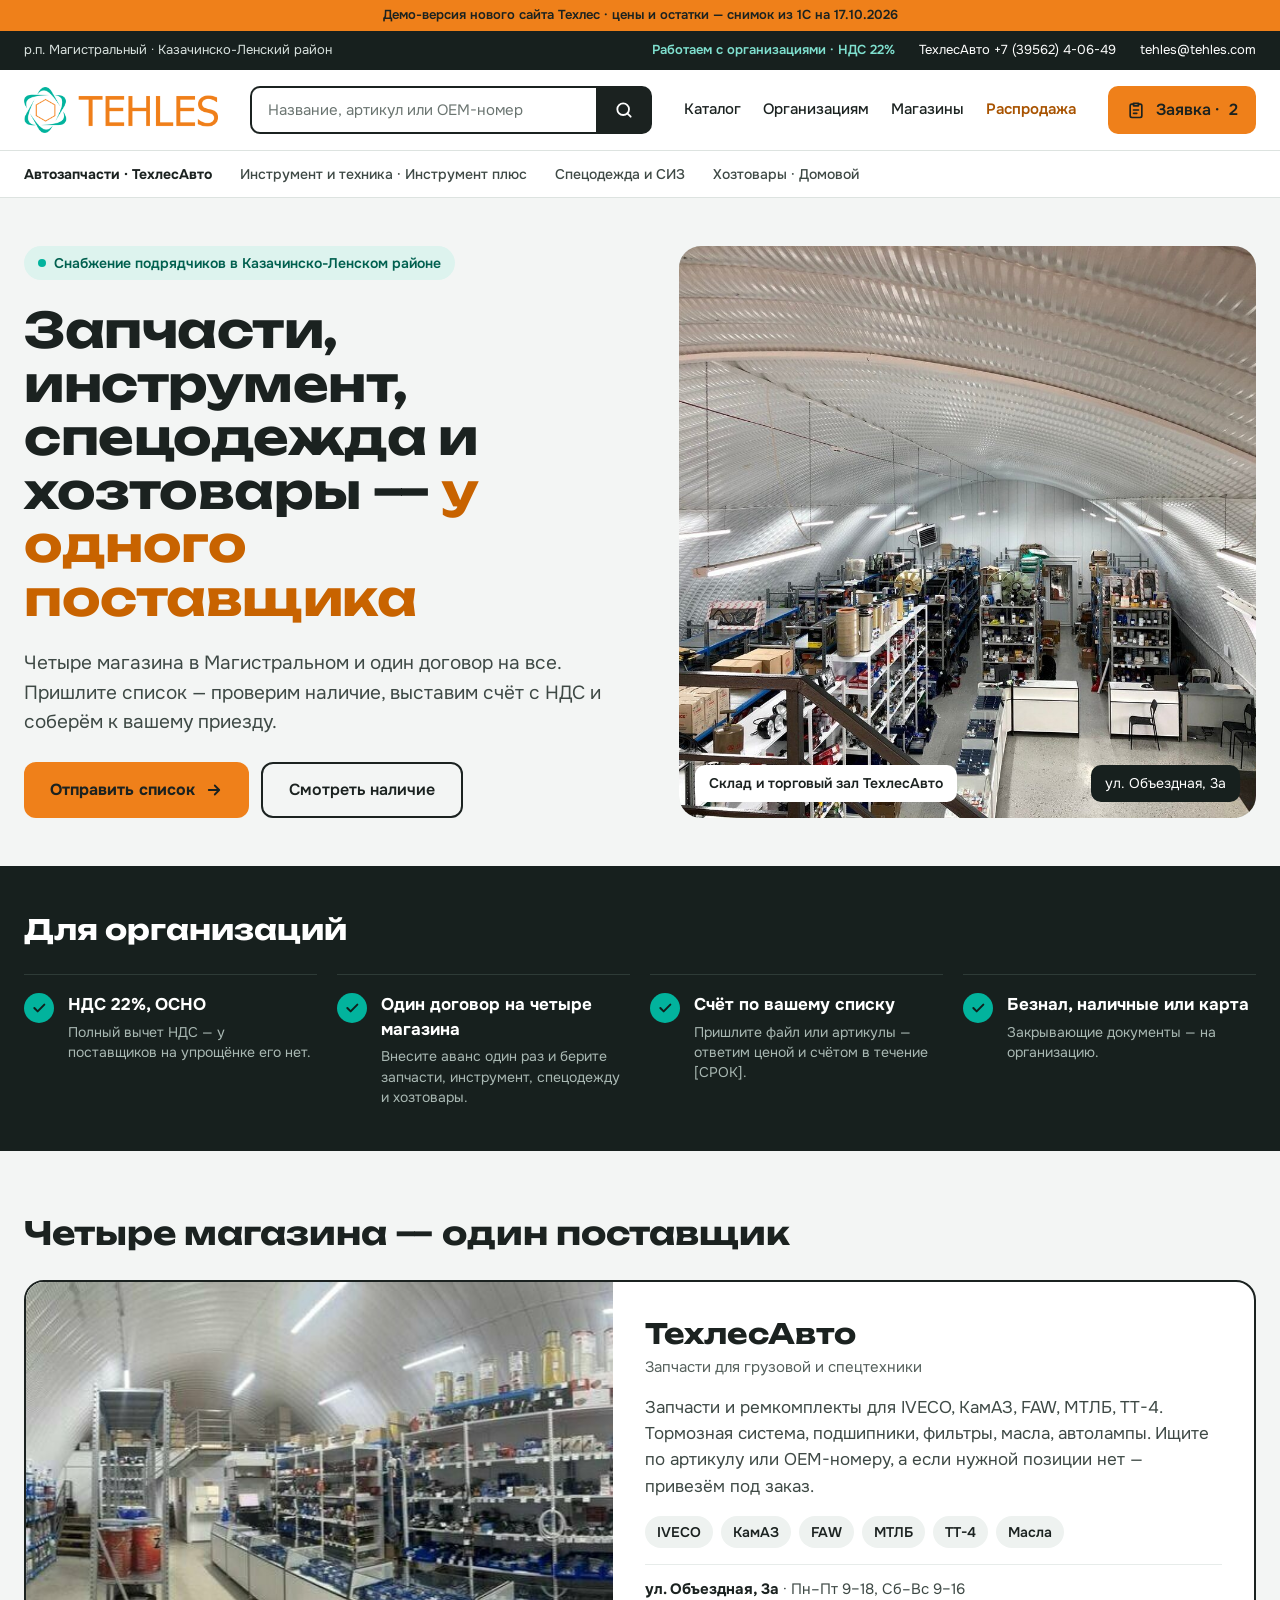
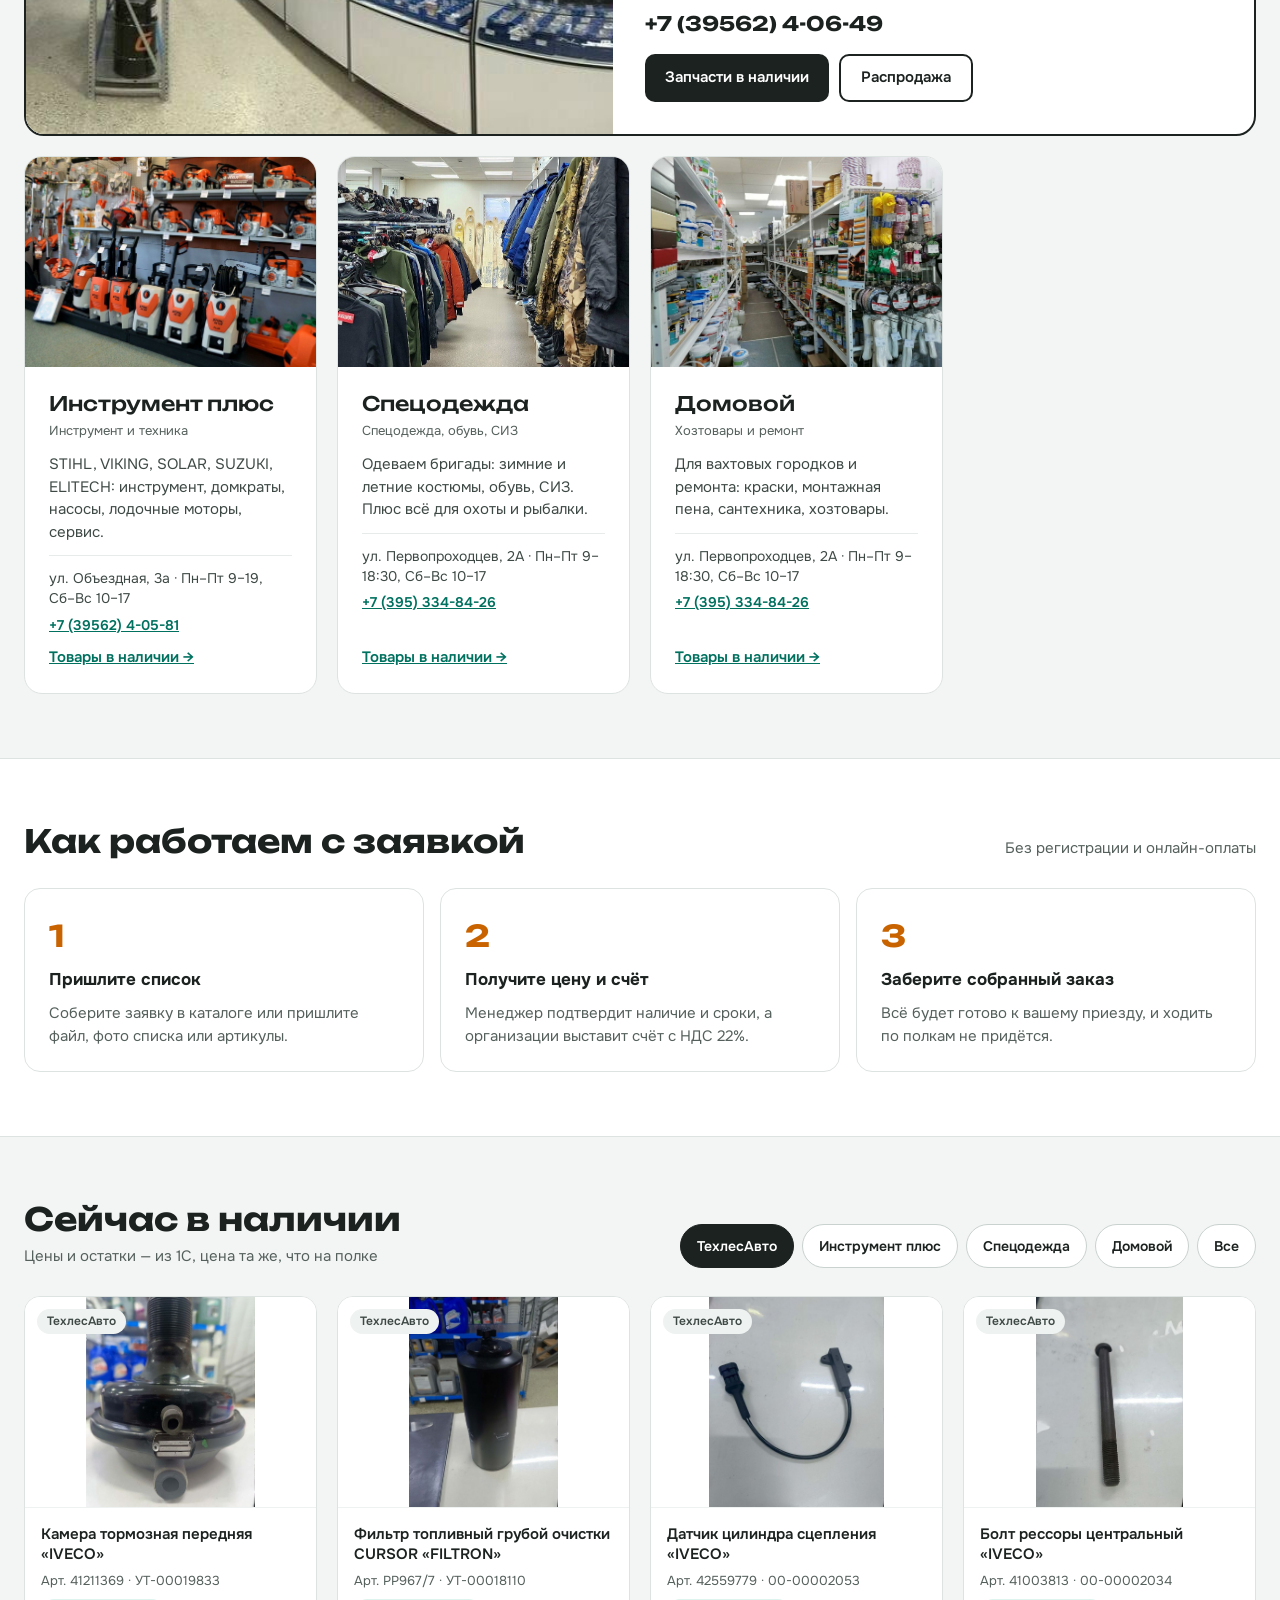
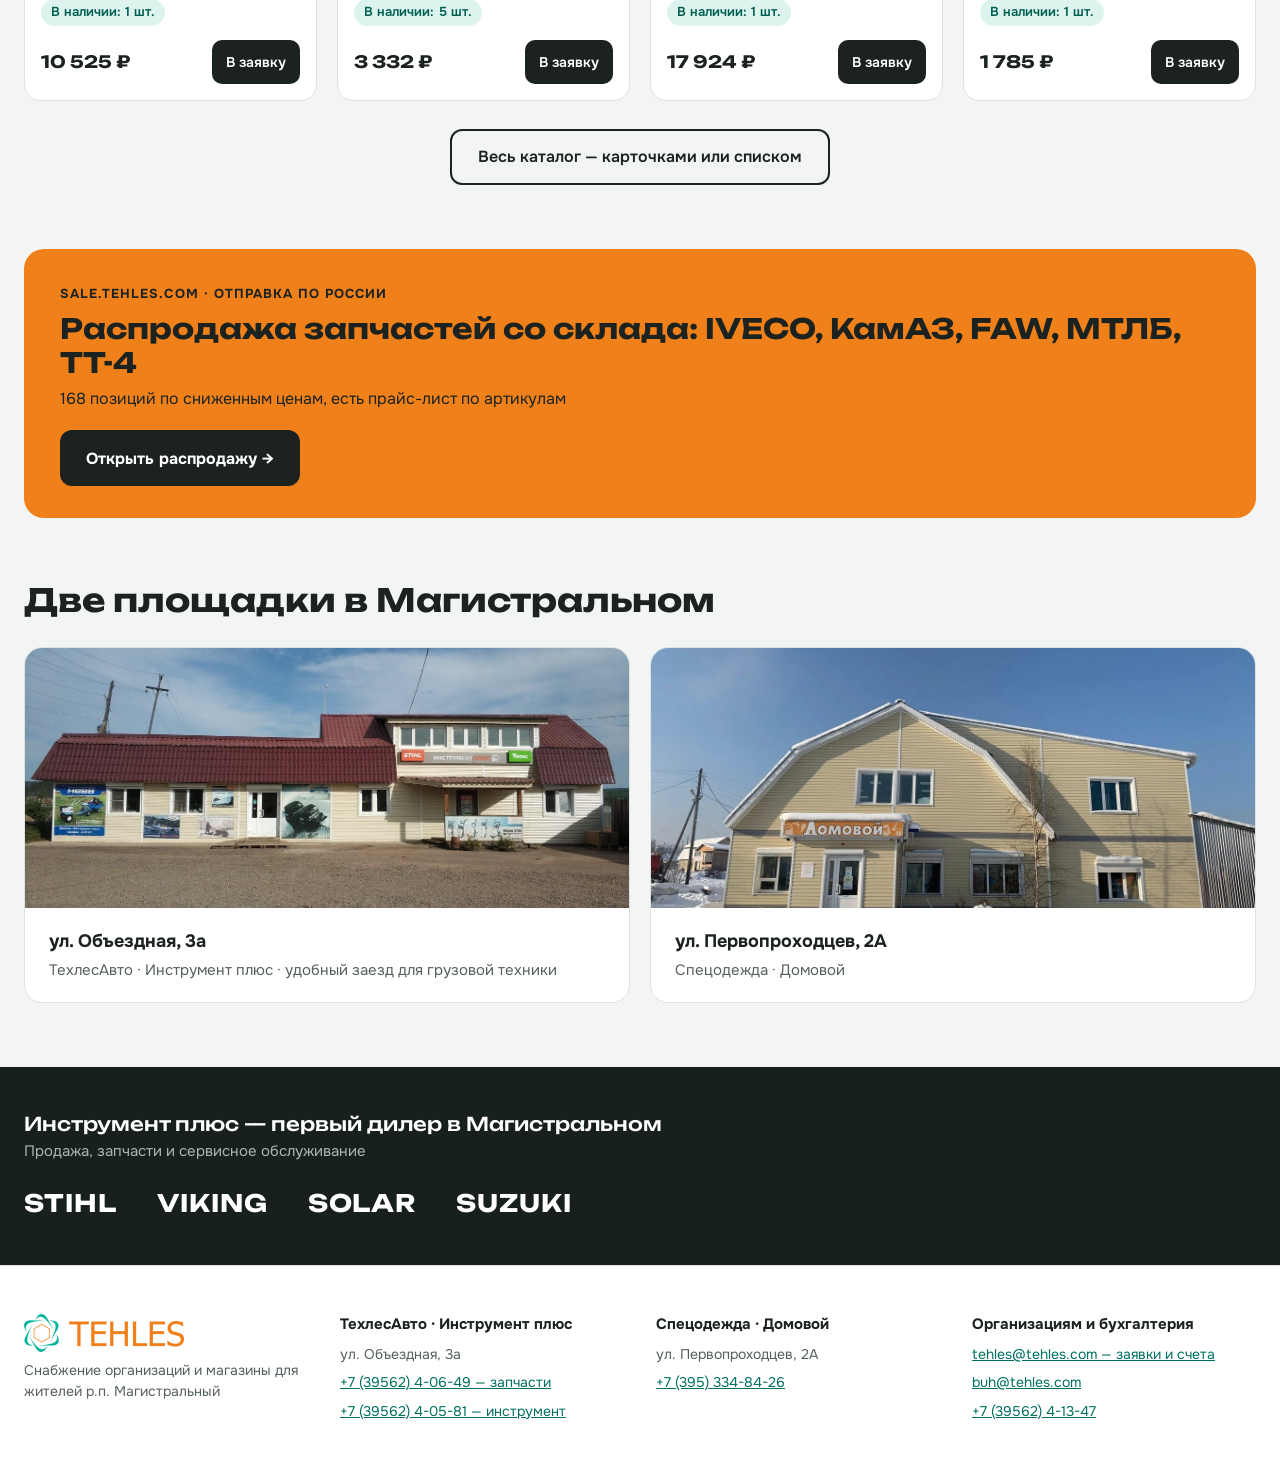
<file: index.html>
<!doctype html>
<html lang="ru">
<head>
<meta charset="utf-8">
<meta name="viewport" content="width=device-width, initial-scale=1">
<meta name="robots" content="noindex, nofollow">
<title>Техлес — запчасти, инструмент, спецодежда и хозтовары в Магистральном</title>
<link rel="icon" href="logo.png">
<link rel="preconnect" href="https://fonts.googleapis.com">
<link rel="preconnect" href="https://fonts.gstatic.com" crossorigin>
<link href="https://fonts.googleapis.com/css2?family=Onest:wght@400;500;600;700&amp;family=Unbounded:wght@500;700&amp;display=swap" rel="stylesheet">
<link rel="stylesheet" href="style.css">
</head>
<body>
<div class="demo-strip">Демо-версия нового сайта Техлес · цены и остатки — снимок из 1С на 17.10.2026</div>
<div class="topbar"><div class="wrap">
<span>р.п. Магистральный · Казачинско-Ленский район</span>
<span class="links"><span class="accent">Работаем с организациями · НДС 22%</span><a href="tel:+73956240649">ТехлесАвто +7 (39562) 4-06-49</a><a href="mailto:tehles@tehles.com">tehles@tehles.com</a></span>
</div></div>
<header class="header">
<div class="wrap main">
<a class="logo" href="index.html" aria-label="Техлес — на главную"><img src="logo.png" alt="TEHLES" width="194" height="46"></a>
<form class="search" id="search-form" role="search" action="catalog.html">
<label class="sr" for="q">Поиск по товарам</label>
<input id="q" name="q" type="search" placeholder="Название, артикул или OEM-номер">
<button type="submit" aria-label="Найти"><svg width="20" height="20" viewBox="0 0 24 24" fill="none" stroke="currentColor" stroke-width="2.2" stroke-linecap="round" aria-hidden="true"><circle cx="11" cy="11" r="7"/><path d="M20 20l-4-4"/></svg></button>
</form>
<nav class="nav" aria-label="Основное меню">
<a href="catalog.html">Каталог</a>
<a href="index.html#b2b">Организациям</a>
<a href="index.html#stores">Магазины</a>
<a class="sale" href="https://sale.tehles.com">Распродажа</a>
</nav>
<a class="btn-order" href="order.html"><svg width="20" height="20" viewBox="0 0 24 24" fill="none" stroke="currentColor" stroke-width="2" stroke-linecap="round" stroke-linejoin="round" aria-hidden="true"><path d="M9 4h6v3H9z"/><path d="M15 5h2a2 2 0 0 1 2 2v12a2 2 0 0 1-2 2H7a2 2 0 0 1-2-2V7a2 2 0 0 1 2-2h2"/><path d="M9 12h6M9 16h4"/></svg>Заявка · <span data-order-count>2</span></a>
</div>
<div class="storenav"><nav class="wrap" aria-label="Магазины">
<a class="first" href="catalog.html?store=auto">Автозапчасти · ТехлесАвто</a>
<a href="catalog.html?store=instr">Инструмент и техника · Инструмент плюс</a>
<a href="catalog.html?store=spec">Спецодежда и СИЗ</a>
<a href="catalog.html?store=dom">Хозтовары · Домовой</a>
</nav></div>
</header>
<main>
<section class="wrap hero">
<div class="hero-text">
<span class="pill"><span class="dot"></span>Снабжение подрядчиков в Казачинско-Ленском районе</span>
<h1>Запчасти, инструмент, спецодежда и хозтовары — <em>у одного поставщика</em></h1>
<p>Четыре магазина в Магистральном и один договор на все. Пришлите список — проверим наличие, выставим счёт с НДС и соберём к вашему приезду.</p>
<div class="actions"><a class="btn btn-primary" href="order.html">Отправить список <svg width="18" height="18" viewBox="0 0 24 24" fill="none" stroke="currentColor" stroke-width="2.4" stroke-linecap="round" stroke-linejoin="round" aria-hidden="true"><path d="M5 12h14M13 6l6 6-6 6"/></svg></a><a class="btn btn-outline" href="catalog.html">Смотреть наличие</a></div>
</div>
<figure class="hero-photo"><img src="img-shop_auto_2.jpg" alt="Торговый зал ТехлесАвто"><figcaption><span>Склад и торговый зал ТехлесАвто</span><span class="dark">ул. Объездная, 3а</span></figcaption></figure>
</section>

<section class="b2b" id="b2b"><div class="wrap"><h2>Для организаций</h2><div class="b2b-grid">
<div class="b2b-item"><span class="tick"><svg width="16" height="16" viewBox="0 0 24 24" fill="none" stroke="currentColor" stroke-width="3" stroke-linecap="round" stroke-linejoin="round" aria-hidden="true"><path d="M5 12l5 5L20 7"/></svg></span><span><b>НДС 22%, ОСНО</b><span>Полный вычет НДС — у поставщиков на упрощёнке его нет.</span></span></div>
<div class="b2b-item"><span class="tick"><svg width="16" height="16" viewBox="0 0 24 24" fill="none" stroke="currentColor" stroke-width="3" stroke-linecap="round" stroke-linejoin="round" aria-hidden="true"><path d="M5 12l5 5L20 7"/></svg></span><span><b>Один договор на четыре магазина</b><span>Внесите аванс один раз и берите запчасти, инструмент, спецодежду и хозтовары.</span></span></div>
<div class="b2b-item"><span class="tick"><svg width="16" height="16" viewBox="0 0 24 24" fill="none" stroke="currentColor" stroke-width="3" stroke-linecap="round" stroke-linejoin="round" aria-hidden="true"><path d="M5 12l5 5L20 7"/></svg></span><span><b>Счёт по вашему списку</b><span>Пришлите файл или артикулы — ответим ценой и счётом в течение [СРОК].</span></span></div>
<div class="b2b-item"><span class="tick"><svg width="16" height="16" viewBox="0 0 24 24" fill="none" stroke="currentColor" stroke-width="3" stroke-linecap="round" stroke-linejoin="round" aria-hidden="true"><path d="M5 12l5 5L20 7"/></svg></span><span><b>Безнал, наличные или карта</b><span>Закрывающие документы — на организацию.</span></span></div>
</div></div></section>

<section class="wrap section" id="stores">
<div class="row-head"><h2 class="h2">Четыре магазина — один поставщик</h2></div>
<div class="stores-grid">
<article class="store-main">
<div class="photo"><img src="img-shop_auto_1.jpg" alt="Витрины ТехлесАвто" loading="lazy"></div>
<div class="body">
<div><h3>ТехлесАвто</h3><span class="kind">Запчасти для грузовой и спецтехники</span></div>
<p>Запчасти и ремкомплекты для IVECO, КамАЗ, FAW, МТЛБ, ТТ-4. Тормозная система, подшипники, фильтры, масла, автолампы. Ищите по артикулу или OEM-номеру, а если нужной позиции нет — привезём под заказ.</p>
<div class="chips"><span class="chip">IVECO</span><span class="chip">КамАЗ</span><span class="chip">FAW</span><span class="chip">МТЛБ</span><span class="chip">ТТ-4</span><span class="chip">Масла</span></div>
<div class="contacts"><span><b>ул. Объездная, 3а</b> · Пн–Пт 9–18, Сб–Вс 9–16</span><a class="big-phone" href="tel:+73956240649">+7 (39562) 4-06-49</a></div>
<div class="actions"><a class="btn btn-dark btn-sm" href="catalog.html?store=auto">Запчасти в наличии</a><a class="btn btn-outline btn-sm" href="https://sale.tehles.com">Распродажа</a></div>
</div>
</article>
<article class="store-card">
<img src="img-shop_instr_2.jpg" alt="Ряд техники STIHL в магазине Инструмент плюс" loading="lazy">
<div class="body">
<div><h3>Инструмент плюс</h3><span class="kind">Инструмент и техника</span></div>
<p>STIHL, VIKING, SOLAR, SUZUKI, ELITECH: инструмент, домкраты, насосы, лодочные моторы, сервис.</p>
<div class="contacts"><span>ул. Объездная, 3а · Пн–Пт 9–19, Сб–Вс 10–17</span><a href="tel:+73956240581">+7 (39562) 4-05-81</a></div>
<a class="more" href="catalog.html?store=instr">Товары в наличии →</a>
</div>
</article>
<article class="store-card">
<img src="img-shop_spec_2.jpg" alt="Торговый зал магазина Спецодежда" loading="lazy">
<div class="body">
<div><h3>Спецодежда</h3><span class="kind">Спецодежда, обувь, СИЗ</span></div>
<p>Одеваем бригады: зимние и летние костюмы, обувь, СИЗ. Плюс всё для охоты и рыбалки.</p>
<div class="contacts"><span>ул. Первопроходцев, 2А · Пн–Пт 9–18:30, Сб–Вс 10–17</span><a href="tel:+73953348426">+7 (395) 334-84-26</a></div>
<a class="more" href="catalog.html?store=spec">Товары в наличии →</a>
</div>
</article>
<article class="store-card">
<img src="img-shop_dom_2.jpg" alt="Стеллажи магазина Домовой" loading="lazy">
<div class="body">
<div><h3>Домовой</h3><span class="kind">Хозтовары и ремонт</span></div>
<p>Для вахтовых городков и ремонта: краски, монтажная пена, сантехника, хозтовары.</p>
<div class="contacts"><span>ул. Первопроходцев, 2А · Пн–Пт 9–18:30, Сб–Вс 10–17</span><a href="tel:+73953348426">+7 (395) 334-84-26</a></div>
<a class="more" href="catalog.html?store=dom">Товары в наличии →</a>
</div>
</article>
</div>
</section>

<section class="band-white"><div class="wrap section">
<div class="row-head"><h2 class="h2">Как работаем с заявкой</h2><span class="lead">Без регистрации и онлайн-оплаты</span></div>
<div class="steps">
<div class="step"><span class="n">1</span><b>Пришлите список</b><span>Соберите заявку в каталоге или пришлите файл, фото списка или артикулы.</span></div>
<div class="step"><span class="n">2</span><b>Получите цену и счёт</b><span>Менеджер подтвердит наличие и сроки, а организации выставит счёт с НДС 22%.</span></div>
<div class="step"><span class="n">3</span><b>Заберите собранный заказ</b><span>Всё будет готово к вашему приезду, и ходить по полкам не придётся.</span></div>
</div>
</div></section>

<section class="wrap section">
<div class="row-head">
<div><h2 class="h2">Сейчас в наличии</h2><p class="lead">Цены и остатки — из 1С, цена та же, что на полке</p></div>
<div class="tabs" role="tablist" aria-label="Фильтр по магазину" data-tabs="#home-products">
<button type="button" class="tab" role="tab" data-store="auto" aria-selected="true">ТехлесАвто</button>
<button type="button" class="tab" role="tab" data-store="instr" aria-selected="false">Инструмент плюс</button>
<button type="button" class="tab" role="tab" data-store="spec" aria-selected="false">Спецодежда</button>
<button type="button" class="tab" role="tab" data-store="dom" aria-selected="false">Домовой</button>
<button type="button" class="tab" role="tab" data-store="all" aria-selected="false">Все</button>
</div>
</div>
<div class="grid-products" id="home-products">
<article class="card" data-store="auto" data-ok="1" data-text="камера тормозная передняя «iveco» 41211369 ут-00019833">
<a class="pic" href="product.html"><img src="img-ut-00019833.jpg" alt="Камера тормозная передняя «IVECO»" loading="lazy"><span class="store">ТехлесАвто</span></a>
<div class="body">
<a class="name" href="product.html">Камера тормозная передняя «IVECO»</a>
<span class="art">Арт. 41211369 · УТ-00019833</span>
<span class="status">В наличии: 1 шт.</span>
<div class="foot"><span class="price">10 525 ₽</span><button type="button" class="add">В заявку</button></div>
</div>
</article>
<article class="card" data-store="auto" data-ok="1" data-text="фильтр топливный грубой очистки cursor «filtron» pp967/7 ут-00018110">
<a class="pic" href="product.html"><img src="img-ut-00018110.jpg" alt="Фильтр топливный грубой очистки CURSOR «FILTRON»" loading="lazy"><span class="store">ТехлесАвто</span></a>
<div class="body">
<a class="name" href="product.html">Фильтр топливный грубой очистки CURSOR «FILTRON»</a>
<span class="art">Арт. PP967/7 · УТ-00018110</span>
<span class="status">В наличии: 5 шт.</span>
<div class="foot"><span class="price">3 332 ₽</span><button type="button" class="add">В заявку</button></div>
</div>
</article>
<article class="card" data-store="auto" data-ok="1" data-text="датчик цилиндра сцепления «iveco» 42559779 00-00002053">
<a class="pic" href="product.html"><img src="img-00-00002053.jpg" alt="Датчик цилиндра сцепления «IVECO»" loading="lazy"><span class="store">ТехлесАвто</span></a>
<div class="body">
<a class="name" href="product.html">Датчик цилиндра сцепления «IVECO»</a>
<span class="art">Арт. 42559779 · 00-00002053</span>
<span class="status">В наличии: 1 шт.</span>
<div class="foot"><span class="price">17 924 ₽</span><button type="button" class="add">В заявку</button></div>
</div>
</article>
<article class="card" data-store="auto" data-ok="1" data-text="болт рессоры центральный «iveco» 41003813 00-00002034">
<a class="pic" href="product.html"><img src="img-00-00002034.jpg" alt="Болт рессоры центральный «IVECO»" loading="lazy"><span class="store">ТехлесАвто</span></a>
<div class="body">
<a class="name" href="product.html">Болт рессоры центральный «IVECO»</a>
<span class="art">Арт. 41003813 · 00-00002034</span>
<span class="status">В наличии: 1 шт.</span>
<div class="foot"><span class="price">1 785 ₽</span><button type="button" class="add">В заявку</button></div>
</div>
</article>
<article class="card" data-store="instr" data-ok="1" data-text="домкрат подкатный 3 т, 150–530 мм matrix master 51040 ут-00018102" hidden>
<a class="pic" href="product.html"><img src="img-ut-00018102.jpg" alt="Домкрат подкатный 3 т, 150–530 мм MATRIX MASTER" loading="lazy"><span class="store">Инструмент плюс</span></a>
<div class="body">
<a class="name" href="product.html">Домкрат подкатный 3 т, 150–530 мм MATRIX MASTER</a>
<span class="art">Арт. 51040 · УТ-00018102</span>
<span class="status">В наличии: 1 шт.</span>
<div class="foot"><span class="price">10 750 ₽</span><button type="button" class="add">В заявку</button></div>
</div>
</article>
<article class="card" data-store="instr" data-ok="1" data-text="домкрат бутылочный 30 т, 240–370 мм matrix master 50735 ут-00018101" hidden>
<a class="pic" href="product.html"><img src="img-ut-00018101.jpg" alt="Домкрат бутылочный 30 т, 240–370 мм MATRIX MASTER" loading="lazy"><span class="store">Инструмент плюс</span></a>
<div class="body">
<a class="name" href="product.html">Домкрат бутылочный 30 т, 240–370 мм MATRIX MASTER</a>
<span class="art">Арт. 50735 · УТ-00018101</span>
<span class="status">В наличии: 2 шт.</span>
<div class="foot"><span class="price">9 998 ₽</span><button type="button" class="add">В заявку</button></div>
</div>
</article>
<article class="card" data-store="instr" data-ok="1" data-text="лестница алюминиевая 3×14 ступеней, 7,5 м «сибртех» 97824 ут-00018887" hidden>
<a class="pic" href="product.html"><img src="img-ut-00018887.jpg" alt="Лестница алюминиевая 3×14 ступеней, 7,5 м «Сибртех»" loading="lazy"><span class="store">Инструмент плюс</span></a>
<div class="body">
<a class="name" href="product.html">Лестница алюминиевая 3×14 ступеней, 7,5 м «Сибртех»</a>
<span class="art">Арт. 97824 · УТ-00018887</span>
<span class="status">В наличии: 2 шт.</span>
<div class="foot"><span class="price">24 990 ₽</span><button type="button" class="add">В заявку</button></div>
</div>
</article>
<article class="card" data-store="instr" data-ok="0" data-text="набор инструментов 94 предмета stels 14118 ут-00018913" hidden>
<a class="pic" href="product.html"><img src="img-ut-00018913.jpg" alt="Набор инструментов 94 предмета Stels" loading="lazy"><span class="store">Инструмент плюс</span></a>
<div class="body">
<a class="name" href="product.html">Набор инструментов 94 предмета Stels</a>
<span class="art">Арт. 14118 · УТ-00018913</span>
<span class="status order">Под заказ · [СРОК]</span>
<div class="foot"><span class="price">9 995 ₽</span><button type="button" class="add">В заявку</button></div>
</div>
</article>
<article class="card" data-store="spec" data-ok="1" data-text="костюм зимний «геркон» куртка/брюки, св.хаки/т.хаки кос432-579 ут-00054681" hidden>
<a class="pic" href="product.html"><img src="img-ut-00054681.jpg" alt="Костюм зимний «ГЕРКОН» куртка/брюки, св.хаки/т.хаки" loading="lazy"><span class="store">Спецодежда</span></a>
<div class="body">
<a class="name" href="product.html">Костюм зимний «ГЕРКОН» куртка/брюки, св.хаки/т.хаки</a>
<span class="art">Арт. КОС432-579 · УТ-00054681</span>
<span class="status">В наличии: 4 шт.</span>
<div class="foot"><span class="price">10 550 ₽</span><button type="button" class="add">В заявку</button></div>
</div>
</article>
<article class="card" data-store="spec" data-ok="1" data-text="костюм «легион» куртка/полукомбинезон, т.синий/василёк кос817-002 ут-00054158" hidden>
<a class="pic" href="product.html"><img src="img-ut-00054158.jpg" alt="Костюм «ЛЕГИОН» куртка/полукомбинезон, т.синий/василёк" loading="lazy"><span class="store">Спецодежда</span></a>
<div class="body">
<a class="name" href="product.html">Костюм «ЛЕГИОН» куртка/полукомбинезон, т.синий/василёк</a>
<span class="art">Арт. КОС817-002 · УТ-00054158</span>
<span class="status">В наличии: 8 шт.</span>
<div class="foot"><span class="price">2 099 ₽</span><button type="button" class="add">В заявку</button></div>
</div>
</article>
<article class="card" data-store="spec" data-ok="1" data-text="сапоги резиновые рыбацкие формовые мужские сап220-900 ут-00028475" hidden>
<a class="pic" href="product.html"><img src="img-ut-00028475.jpg" alt="Сапоги резиновые рыбацкие формовые мужские" loading="lazy"><span class="store">Спецодежда</span></a>
<div class="body">
<a class="name" href="product.html">Сапоги резиновые рыбацкие формовые мужские</a>
<span class="art">Арт. САП220-900 · УТ-00028475</span>
<span class="status">В наличии: 16 пар</span>
<div class="foot"><span class="price">3 870 ₽</span><button type="button" class="add">В заявку</button></div>
</div>
</article>
<article class="card" data-store="spec" data-ok="0" data-text="плащ влагозащитный, оксфорд хаки ввз-002 пла002-ввз ут-00053308" hidden>
<a class="pic" href="product.html"><img src="img-ut-00053308.jpg" alt="Плащ влагозащитный, оксфорд хаки ВВЗ-002" loading="lazy"><span class="store">Спецодежда</span></a>
<div class="body">
<a class="name" href="product.html">Плащ влагозащитный, оксфорд хаки ВВЗ-002</a>
<span class="art">Арт. ПЛА002-ВВЗ · УТ-00053308</span>
<span class="status order">Под заказ · [СРОК]</span>
<div class="foot"><span class="price">1 890 ₽</span><button type="button" class="add">В заявку</button></div>
</div>
</article>
<article class="card" data-store="dom" data-ok="0" data-text="пена монтажная проф 70 всесезонная 1000 мл donewell dpp10u70 ут-00023186" hidden>
<a class="pic" href="product.html"><img src="img-ut-00023186.jpg" alt="Пена монтажная проф 70 всесезонная 1000 мл Donewell" loading="lazy"><span class="store">Домовой</span></a>
<div class="body">
<a class="name" href="product.html">Пена монтажная проф 70 всесезонная 1000 мл Donewell</a>
<span class="art">Арт. DPP10U70 · УТ-00023186</span>
<span class="status order">Под заказ · [СРОК]</span>
<div class="foot"><span class="price">685 ₽</span><button type="button" class="add">В заявку</button></div>
</div>
</article>
<article class="card" data-store="dom" data-ok="1" data-text="эмаль аэрозоль чёрная глянцевая 520 мл kudo ku-1002 00-00010493" hidden>
<a class="pic" href="product.html"><img src="img-00-00010493.jpg" alt="Эмаль аэрозоль чёрная глянцевая 520 мл KUDO" loading="lazy"><span class="store">Домовой</span></a>
<div class="body">
<a class="name" href="product.html">Эмаль аэрозоль чёрная глянцевая 520 мл KUDO</a>
<span class="art">Арт. KU-1002 · 00-00010493</span>
<span class="status">В наличии: 19 шт.</span>
<div class="foot"><span class="price">397 ₽</span><button type="button" class="add">В заявку</button></div>
</div>
</article>
<article class="card" data-store="dom" data-ok="1" data-text="газ для портативных плит всесезонный 220 г «следопыт» pf-fg-220r 00-00017207" hidden>
<a class="pic" href="product.html"><img src="img-00-00017207.jpg" alt="Газ для портативных плит всесезонный 220 г «Следопыт»" loading="lazy"><span class="store">Домовой</span></a>
<div class="body">
<a class="name" href="product.html">Газ для портативных плит всесезонный 220 г «Следопыт»</a>
<span class="art">Арт. PF-FG-220R · 00-00017207</span>
<span class="status">В наличии: 197 шт.</span>
<div class="foot"><span class="price">145 ₽</span><button type="button" class="add">В заявку</button></div>
</div>
</article>
</div>
<div class="center"><a class="btn btn-outline" href="catalog.html">Весь каталог — карточками или списком</a></div>
</section>

<section class="wrap pb">
<a class="sale-banner" href="https://sale.tehles.com">
<span><span class="over">sale.tehles.com · отправка по России</span><span class="title">Распродажа запчастей со склада: IVECO, КамАЗ, FAW, МТЛБ, ТТ-4</span><span>168 позиций по сниженным ценам, есть прайс-лист по артикулам</span></span>
<span class="go">Открыть распродажу →</span>
</a>
</section>

<section class="wrap pb">
<div class="row-head"><h2 class="h2">Две площадки в Магистральном</h2></div>
<div class="places">
<article class="place"><img src="img-shop_instr_1.jpg" alt="Здание на ул. Объездной, 3а" loading="lazy"><div class="body"><b>ул. Объездная, 3а</b><span>ТехлесАвто · Инструмент плюс · удобный заезд для грузовой техники</span></div></article>
<article class="place"><img src="img-shop_dom_1.jpg" alt="Здание магазина Домовой на ул. Первопроходцев, 2А" loading="lazy"><div class="body"><b>ул. Первопроходцев, 2А</b><span>Спецодежда · Домовой</span></div></article>
</div>
</section>

<section class="brands"><div class="wrap">
<div><span class="t">Инструмент плюс — первый дилер в Магистральном</span><span class="s">Продажа, запчасти и сервисное обслуживание</span></div>
<div class="names"><span>STIHL</span><span>VIKING</span><span>SOLAR</span><span>SUZUKI</span></div>
</div></section>
</main>
<footer class="footer" id="contacts"><div class="wrap">
<div class="col"><img src="logo.png" alt="TEHLES" width="160" height="38"><span>Снабжение организаций и магазины для жителей р.п. Магистральный</span></div>
<div class="col"><b>ТехлесАвто · Инструмент плюс</b><span>ул. Объездная, 3а</span><a href="tel:+73956240649">+7 (39562) 4-06-49 — запчасти</a><a href="tel:+73956240581">+7 (39562) 4-05-81 — инструмент</a></div>
<div class="col"><b>Спецодежда · Домовой</b><span>ул. Первопроходцев, 2А</span><a href="tel:+73953348426">+7 (395) 334-84-26</a></div>
<div class="col"><b>Организациям и бухгалтерия</b><a href="mailto:tehles@tehles.com">tehles@tehles.com — заявки и счета</a><a href="mailto:buh@tehles.com">buh@tehles.com</a><a href="tel:+73956241347">+7 (39562) 4-13-47</a></div>
</div></footer>
<script src="app.js"></script>
</body>
</html>
</file>
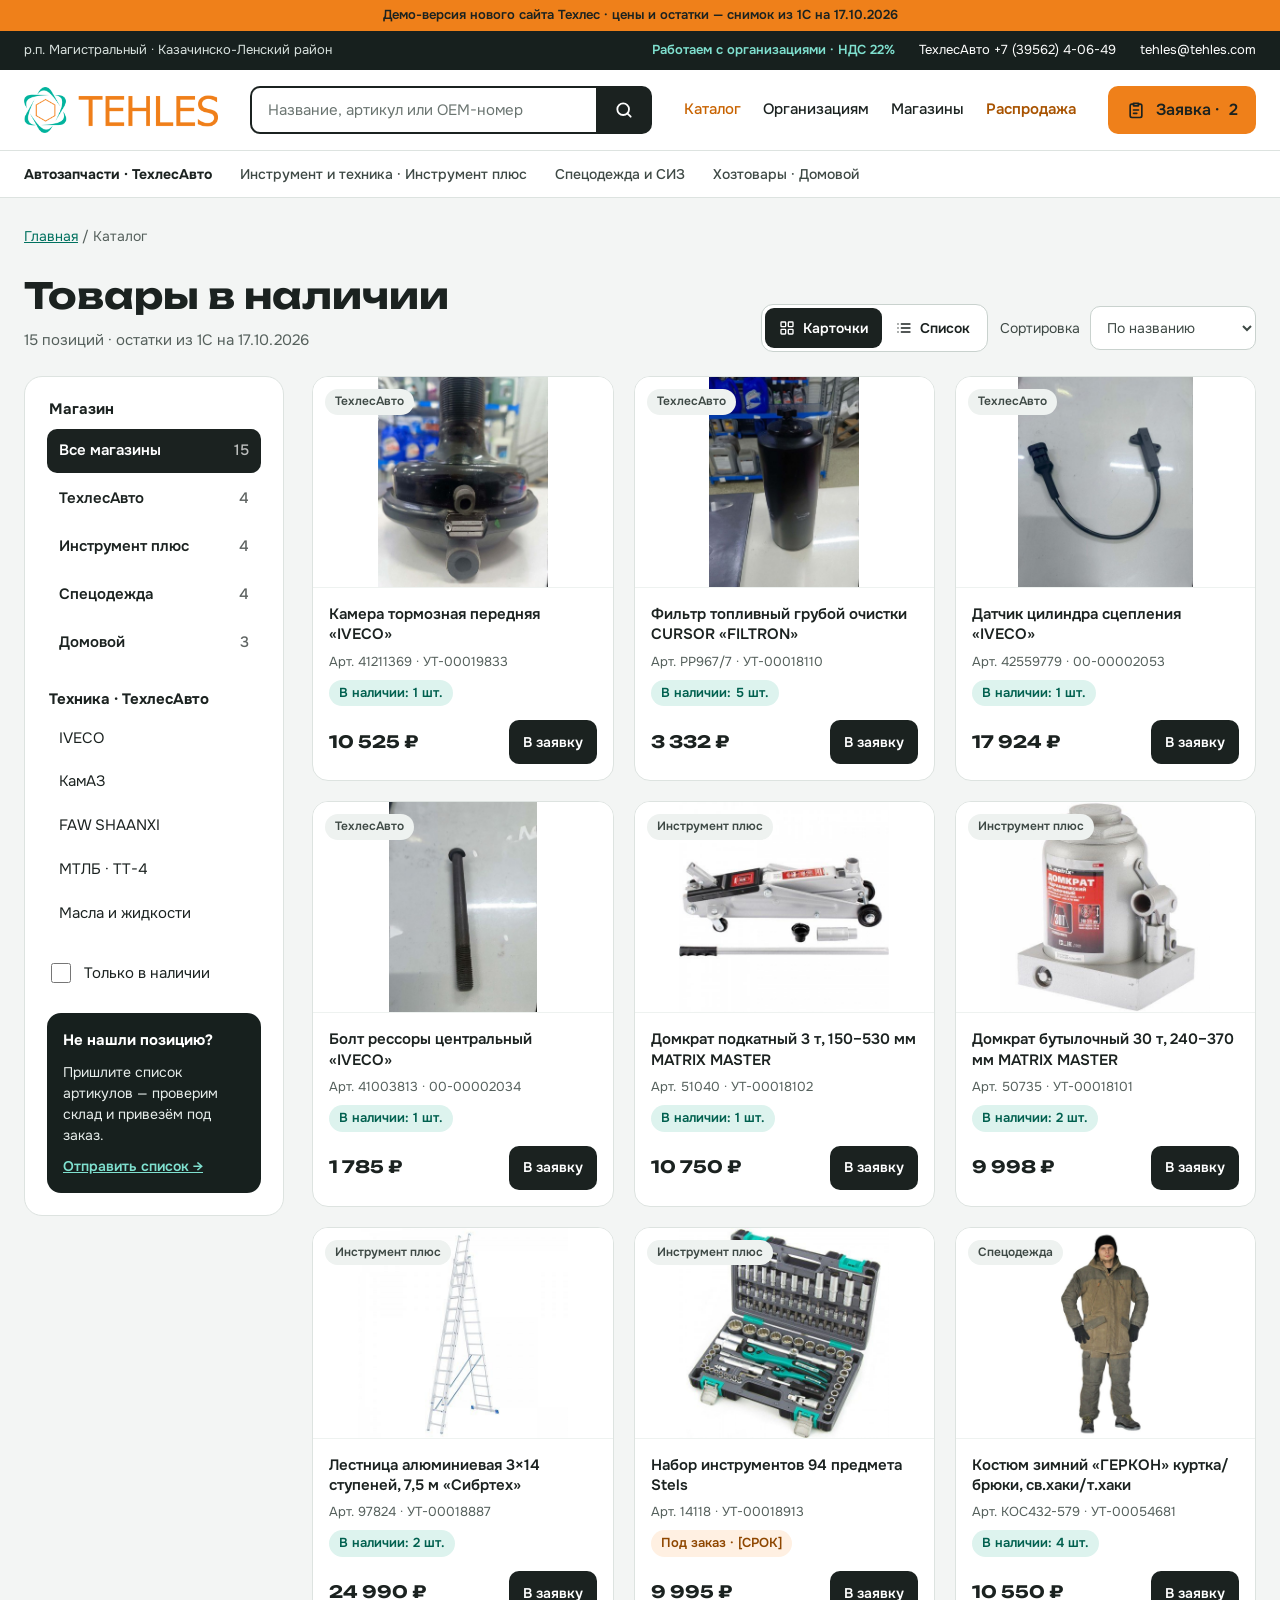
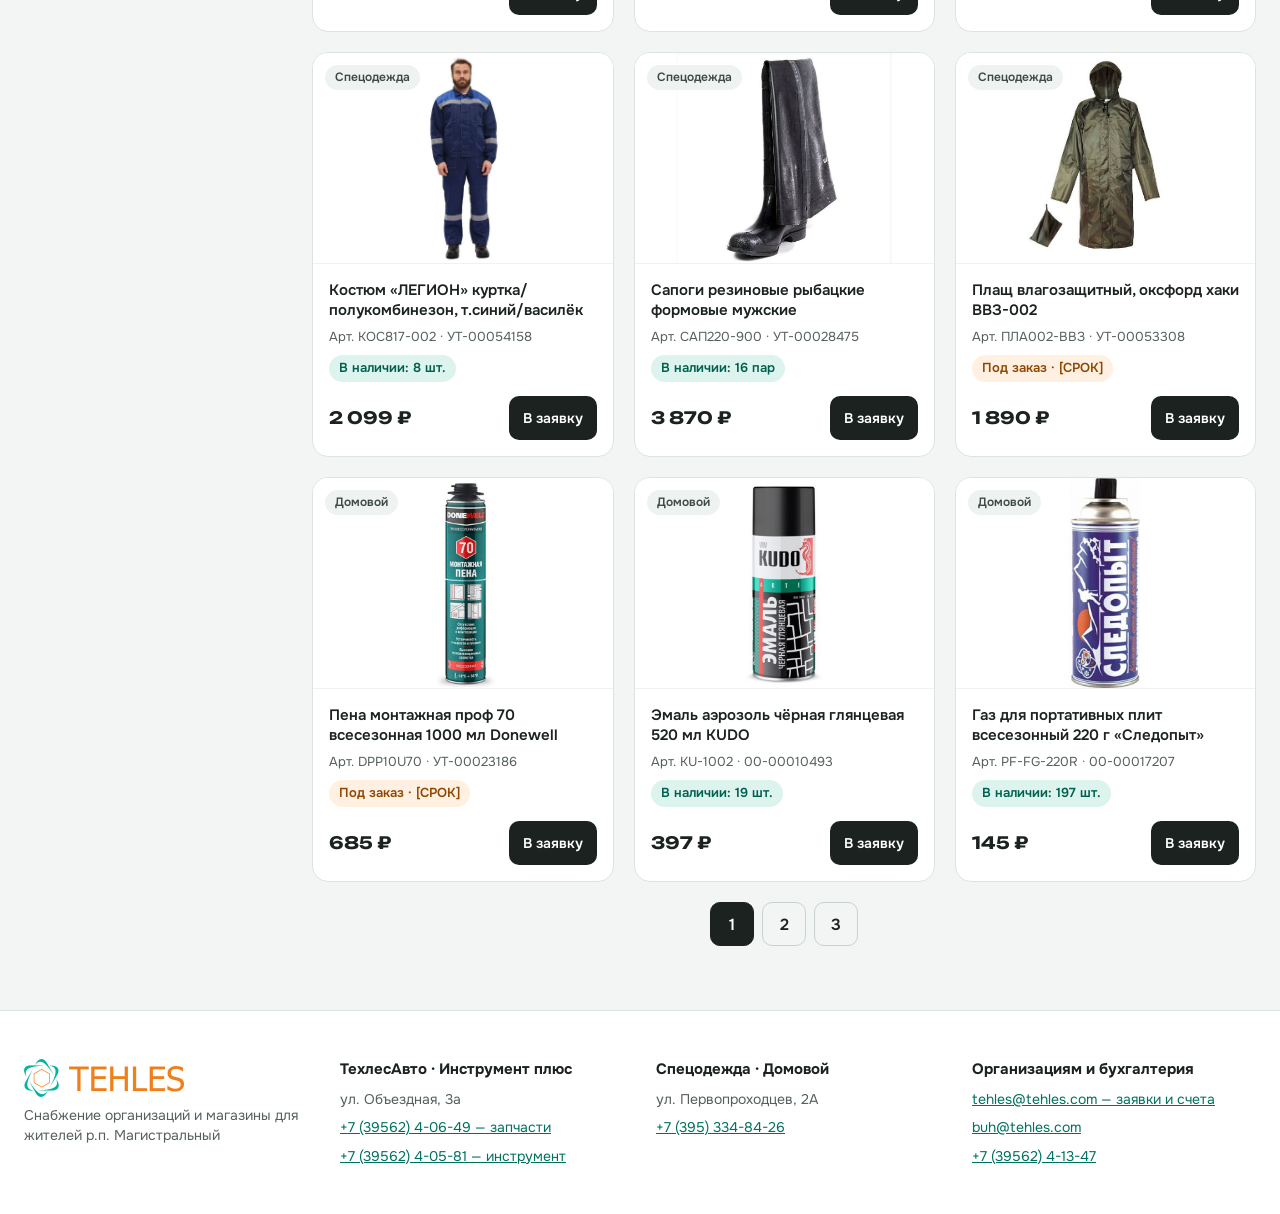
<file: catalog.html>
<!doctype html>
<html lang="ru">
<head>
<meta charset="utf-8">
<meta name="viewport" content="width=device-width, initial-scale=1">
<meta name="robots" content="noindex, nofollow">
<title>Каталог в наличии — Техлес</title>
<link rel="icon" href="logo.png">
<link rel="preconnect" href="https://fonts.googleapis.com">
<link rel="preconnect" href="https://fonts.gstatic.com" crossorigin>
<link href="https://fonts.googleapis.com/css2?family=Onest:wght@400;500;600;700&amp;family=Unbounded:wght@500;700&amp;display=swap" rel="stylesheet">
<link rel="stylesheet" href="style.css">
</head>
<body>
<div class="demo-strip">Демо-версия нового сайта Техлес · цены и остатки — снимок из 1С на 17.10.2026</div>
<div class="topbar"><div class="wrap">
<span>р.п. Магистральный · Казачинско-Ленский район</span>
<span class="links"><span class="accent">Работаем с организациями · НДС 22%</span><a href="tel:+73956240649">ТехлесАвто +7 (39562) 4-06-49</a><a href="mailto:tehles@tehles.com">tehles@tehles.com</a></span>
</div></div>
<header class="header">
<div class="wrap main">
<a class="logo" href="index.html" aria-label="Техлес — на главную"><img src="logo.png" alt="TEHLES" width="194" height="46"></a>
<form class="search" id="search-form" role="search" action="catalog.html">
<label class="sr" for="q">Поиск по товарам</label>
<input id="q" name="q" type="search" placeholder="Название, артикул или OEM-номер">
<button type="submit" aria-label="Найти"><svg width="20" height="20" viewBox="0 0 24 24" fill="none" stroke="currentColor" stroke-width="2.2" stroke-linecap="round" aria-hidden="true"><circle cx="11" cy="11" r="7"/><path d="M20 20l-4-4"/></svg></button>
</form>
<nav class="nav" aria-label="Основное меню">
<a href="catalog.html" class="current" aria-current="page">Каталог</a>
<a href="index.html#b2b">Организациям</a>
<a href="index.html#stores">Магазины</a>
<a class="sale" href="https://sale.tehles.com">Распродажа</a>
</nav>
<a class="btn-order" href="order.html"><svg width="20" height="20" viewBox="0 0 24 24" fill="none" stroke="currentColor" stroke-width="2" stroke-linecap="round" stroke-linejoin="round" aria-hidden="true"><path d="M9 4h6v3H9z"/><path d="M15 5h2a2 2 0 0 1 2 2v12a2 2 0 0 1-2 2H7a2 2 0 0 1-2-2V7a2 2 0 0 1 2-2h2"/><path d="M9 12h6M9 16h4"/></svg>Заявка · <span data-order-count>2</span></a>
</div>
<div class="storenav"><nav class="wrap" aria-label="Магазины">
<a class="first" href="catalog.html?store=auto">Автозапчасти · ТехлесАвто</a>
<a href="catalog.html?store=instr">Инструмент и техника · Инструмент плюс</a>
<a href="catalog.html?store=spec">Спецодежда и СИЗ</a>
<a href="catalog.html?store=dom">Хозтовары · Домовой</a>
</nav></div>
</header>
<main class="wrap" id="catalog">
<nav class="crumbs" aria-label="Хлебные крошки"><a href="index.html">Главная</a> / Каталог</nav>
<div class="cat-head">
<div><h1 class="page-title">Товары в наличии</h1><p class="lead"><span id="count">15</span> позиций · остатки из 1С на 17.10.2026</p></div>
<div class="cat-tools">
<div class="seg" role="group" aria-label="Вид каталога">
<button type="button" data-view="cards" aria-pressed="true"><svg width="16" height="16" viewBox="0 0 24 24" fill="none" stroke="currentColor" stroke-width="2" aria-hidden="true"><rect x="3" y="3" width="7" height="7" rx="1"/><rect x="14" y="3" width="7" height="7" rx="1"/><rect x="3" y="14" width="7" height="7" rx="1"/><rect x="14" y="14" width="7" height="7" rx="1"/></svg>Карточки</button>
<button type="button" data-view="list" aria-pressed="false"><svg width="16" height="16" viewBox="0 0 24 24" fill="none" stroke="currentColor" stroke-width="2" stroke-linecap="round" aria-hidden="true"><path d="M8 6h13M8 12h13M8 18h13M3 6h.01M3 12h.01M3 18h.01"/></svg>Список</button>
</div>
<label class="sort">Сортировка <select><option>По названию</option><option>Сначала дешевле</option><option>Сначала дороже</option></select></label>
</div>
</div>
<div class="cat-layout">
<aside class="filters" aria-label="Фильтры">
<fieldset><legend>Магазин</legend>
<button type="button" class="fbtn" data-store="all" aria-pressed="false"><span>Все магазины</span><span class="n">0</span></button>
<button type="button" class="fbtn" data-store="auto" aria-pressed="false"><span>ТехлесАвто</span><span class="n">0</span></button>
<button type="button" class="fbtn" data-store="instr" aria-pressed="false"><span>Инструмент плюс</span><span class="n">0</span></button>
<button type="button" class="fbtn" data-store="spec" aria-pressed="false"><span>Спецодежда</span><span class="n">0</span></button>
<button type="button" class="fbtn" data-store="dom" aria-pressed="false"><span>Домовой</span><span class="n">0</span></button>
</fieldset>
<fieldset><legend>Техника · ТехлесАвто</legend>
<a class="flink" href="#">IVECO</a><a class="flink" href="#">КамАЗ</a><a class="flink" href="#">FAW SHAANXI</a><a class="flink" href="#">МТЛБ · ТТ-4</a><a class="flink" href="#">Масла и жидкости</a>
</fieldset>
<label class="check"><input type="checkbox" id="only-stock">Только в наличии</label>
<div class="help"><b>Не нашли позицию?</b><span>Пришлите список артикулов — проверим склад и привезём под заказ.</span><a href="order.html">Отправить список →</a></div>
</aside>
<div class="cat-main">
<div class="empty" id="empty" hidden>Ничего не нашли. Снимите «Только в наличии» или пришлите артикулы — проверим склад.</div>
<div class="grid-products" id="view-cards">
<article class="card" data-store="auto" data-ok="1" data-text="камера тормозная передняя «iveco» 41211369 ут-00019833">
<a class="pic" href="product.html"><img src="img-ut-00019833.jpg" alt="Камера тормозная передняя «IVECO»" loading="lazy"><span class="store">ТехлесАвто</span></a>
<div class="body">
<a class="name" href="product.html">Камера тормозная передняя «IVECO»</a>
<span class="art">Арт. 41211369 · УТ-00019833</span>
<span class="status">В наличии: 1 шт.</span>
<div class="foot"><span class="price">10 525 ₽</span><button type="button" class="add">В заявку</button></div>
</div>
</article>
<article class="card" data-store="auto" data-ok="1" data-text="фильтр топливный грубой очистки cursor «filtron» pp967/7 ут-00018110">
<a class="pic" href="product.html"><img src="img-ut-00018110.jpg" alt="Фильтр топливный грубой очистки CURSOR «FILTRON»" loading="lazy"><span class="store">ТехлесАвто</span></a>
<div class="body">
<a class="name" href="product.html">Фильтр топливный грубой очистки CURSOR «FILTRON»</a>
<span class="art">Арт. PP967/7 · УТ-00018110</span>
<span class="status">В наличии: 5 шт.</span>
<div class="foot"><span class="price">3 332 ₽</span><button type="button" class="add">В заявку</button></div>
</div>
</article>
<article class="card" data-store="auto" data-ok="1" data-text="датчик цилиндра сцепления «iveco» 42559779 00-00002053">
<a class="pic" href="product.html"><img src="img-00-00002053.jpg" alt="Датчик цилиндра сцепления «IVECO»" loading="lazy"><span class="store">ТехлесАвто</span></a>
<div class="body">
<a class="name" href="product.html">Датчик цилиндра сцепления «IVECO»</a>
<span class="art">Арт. 42559779 · 00-00002053</span>
<span class="status">В наличии: 1 шт.</span>
<div class="foot"><span class="price">17 924 ₽</span><button type="button" class="add">В заявку</button></div>
</div>
</article>
<article class="card" data-store="auto" data-ok="1" data-text="болт рессоры центральный «iveco» 41003813 00-00002034">
<a class="pic" href="product.html"><img src="img-00-00002034.jpg" alt="Болт рессоры центральный «IVECO»" loading="lazy"><span class="store">ТехлесАвто</span></a>
<div class="body">
<a class="name" href="product.html">Болт рессоры центральный «IVECO»</a>
<span class="art">Арт. 41003813 · 00-00002034</span>
<span class="status">В наличии: 1 шт.</span>
<div class="foot"><span class="price">1 785 ₽</span><button type="button" class="add">В заявку</button></div>
</div>
</article>
<article class="card" data-store="instr" data-ok="1" data-text="домкрат подкатный 3 т, 150–530 мм matrix master 51040 ут-00018102">
<a class="pic" href="product.html"><img src="img-ut-00018102.jpg" alt="Домкрат подкатный 3 т, 150–530 мм MATRIX MASTER" loading="lazy"><span class="store">Инструмент плюс</span></a>
<div class="body">
<a class="name" href="product.html">Домкрат подкатный 3 т, 150–530 мм MATRIX MASTER</a>
<span class="art">Арт. 51040 · УТ-00018102</span>
<span class="status">В наличии: 1 шт.</span>
<div class="foot"><span class="price">10 750 ₽</span><button type="button" class="add">В заявку</button></div>
</div>
</article>
<article class="card" data-store="instr" data-ok="1" data-text="домкрат бутылочный 30 т, 240–370 мм matrix master 50735 ут-00018101">
<a class="pic" href="product.html"><img src="img-ut-00018101.jpg" alt="Домкрат бутылочный 30 т, 240–370 мм MATRIX MASTER" loading="lazy"><span class="store">Инструмент плюс</span></a>
<div class="body">
<a class="name" href="product.html">Домкрат бутылочный 30 т, 240–370 мм MATRIX MASTER</a>
<span class="art">Арт. 50735 · УТ-00018101</span>
<span class="status">В наличии: 2 шт.</span>
<div class="foot"><span class="price">9 998 ₽</span><button type="button" class="add">В заявку</button></div>
</div>
</article>
<article class="card" data-store="instr" data-ok="1" data-text="лестница алюминиевая 3×14 ступеней, 7,5 м «сибртех» 97824 ут-00018887">
<a class="pic" href="product.html"><img src="img-ut-00018887.jpg" alt="Лестница алюминиевая 3×14 ступеней, 7,5 м «Сибртех»" loading="lazy"><span class="store">Инструмент плюс</span></a>
<div class="body">
<a class="name" href="product.html">Лестница алюминиевая 3×14 ступеней, 7,5 м «Сибртех»</a>
<span class="art">Арт. 97824 · УТ-00018887</span>
<span class="status">В наличии: 2 шт.</span>
<div class="foot"><span class="price">24 990 ₽</span><button type="button" class="add">В заявку</button></div>
</div>
</article>
<article class="card" data-store="instr" data-ok="0" data-text="набор инструментов 94 предмета stels 14118 ут-00018913">
<a class="pic" href="product.html"><img src="img-ut-00018913.jpg" alt="Набор инструментов 94 предмета Stels" loading="lazy"><span class="store">Инструмент плюс</span></a>
<div class="body">
<a class="name" href="product.html">Набор инструментов 94 предмета Stels</a>
<span class="art">Арт. 14118 · УТ-00018913</span>
<span class="status order">Под заказ · [СРОК]</span>
<div class="foot"><span class="price">9 995 ₽</span><button type="button" class="add">В заявку</button></div>
</div>
</article>
<article class="card" data-store="spec" data-ok="1" data-text="костюм зимний «геркон» куртка/брюки, св.хаки/т.хаки кос432-579 ут-00054681">
<a class="pic" href="product.html"><img src="img-ut-00054681.jpg" alt="Костюм зимний «ГЕРКОН» куртка/брюки, св.хаки/т.хаки" loading="lazy"><span class="store">Спецодежда</span></a>
<div class="body">
<a class="name" href="product.html">Костюм зимний «ГЕРКОН» куртка/брюки, св.хаки/т.хаки</a>
<span class="art">Арт. КОС432-579 · УТ-00054681</span>
<span class="status">В наличии: 4 шт.</span>
<div class="foot"><span class="price">10 550 ₽</span><button type="button" class="add">В заявку</button></div>
</div>
</article>
<article class="card" data-store="spec" data-ok="1" data-text="костюм «легион» куртка/полукомбинезон, т.синий/василёк кос817-002 ут-00054158">
<a class="pic" href="product.html"><img src="img-ut-00054158.jpg" alt="Костюм «ЛЕГИОН» куртка/полукомбинезон, т.синий/василёк" loading="lazy"><span class="store">Спецодежда</span></a>
<div class="body">
<a class="name" href="product.html">Костюм «ЛЕГИОН» куртка/полукомбинезон, т.синий/василёк</a>
<span class="art">Арт. КОС817-002 · УТ-00054158</span>
<span class="status">В наличии: 8 шт.</span>
<div class="foot"><span class="price">2 099 ₽</span><button type="button" class="add">В заявку</button></div>
</div>
</article>
<article class="card" data-store="spec" data-ok="1" data-text="сапоги резиновые рыбацкие формовые мужские сап220-900 ут-00028475">
<a class="pic" href="product.html"><img src="img-ut-00028475.jpg" alt="Сапоги резиновые рыбацкие формовые мужские" loading="lazy"><span class="store">Спецодежда</span></a>
<div class="body">
<a class="name" href="product.html">Сапоги резиновые рыбацкие формовые мужские</a>
<span class="art">Арт. САП220-900 · УТ-00028475</span>
<span class="status">В наличии: 16 пар</span>
<div class="foot"><span class="price">3 870 ₽</span><button type="button" class="add">В заявку</button></div>
</div>
</article>
<article class="card" data-store="spec" data-ok="0" data-text="плащ влагозащитный, оксфорд хаки ввз-002 пла002-ввз ут-00053308">
<a class="pic" href="product.html"><img src="img-ut-00053308.jpg" alt="Плащ влагозащитный, оксфорд хаки ВВЗ-002" loading="lazy"><span class="store">Спецодежда</span></a>
<div class="body">
<a class="name" href="product.html">Плащ влагозащитный, оксфорд хаки ВВЗ-002</a>
<span class="art">Арт. ПЛА002-ВВЗ · УТ-00053308</span>
<span class="status order">Под заказ · [СРОК]</span>
<div class="foot"><span class="price">1 890 ₽</span><button type="button" class="add">В заявку</button></div>
</div>
</article>
<article class="card" data-store="dom" data-ok="0" data-text="пена монтажная проф 70 всесезонная 1000 мл donewell dpp10u70 ут-00023186">
<a class="pic" href="product.html"><img src="img-ut-00023186.jpg" alt="Пена монтажная проф 70 всесезонная 1000 мл Donewell" loading="lazy"><span class="store">Домовой</span></a>
<div class="body">
<a class="name" href="product.html">Пена монтажная проф 70 всесезонная 1000 мл Donewell</a>
<span class="art">Арт. DPP10U70 · УТ-00023186</span>
<span class="status order">Под заказ · [СРОК]</span>
<div class="foot"><span class="price">685 ₽</span><button type="button" class="add">В заявку</button></div>
</div>
</article>
<article class="card" data-store="dom" data-ok="1" data-text="эмаль аэрозоль чёрная глянцевая 520 мл kudo ku-1002 00-00010493">
<a class="pic" href="product.html"><img src="img-00-00010493.jpg" alt="Эмаль аэрозоль чёрная глянцевая 520 мл KUDO" loading="lazy"><span class="store">Домовой</span></a>
<div class="body">
<a class="name" href="product.html">Эмаль аэрозоль чёрная глянцевая 520 мл KUDO</a>
<span class="art">Арт. KU-1002 · 00-00010493</span>
<span class="status">В наличии: 19 шт.</span>
<div class="foot"><span class="price">397 ₽</span><button type="button" class="add">В заявку</button></div>
</div>
</article>
<article class="card" data-store="dom" data-ok="1" data-text="газ для портативных плит всесезонный 220 г «следопыт» pf-fg-220r 00-00017207">
<a class="pic" href="product.html"><img src="img-00-00017207.jpg" alt="Газ для портативных плит всесезонный 220 г «Следопыт»" loading="lazy"><span class="store">Домовой</span></a>
<div class="body">
<a class="name" href="product.html">Газ для портативных плит всесезонный 220 г «Следопыт»</a>
<span class="art">Арт. PF-FG-220R · 00-00017207</span>
<span class="status">В наличии: 197 шт.</span>
<div class="foot"><span class="price">145 ₽</span><button type="button" class="add">В заявку</button></div>
</div>
</article>
</div>
<div class="pricelist" id="view-list" hidden><div class="pl-table" role="table" aria-label="Прайс-лист">
<div class="pl-row pl-head" role="row"><span role="columnheader">Фото</span><span role="columnheader">Код 1С</span><span role="columnheader">Наименование · артикул</span><span role="columnheader">Наличие</span><span role="columnheader" class="pr">Цена</span><span role="columnheader"></span></div>
<div class="pl-group" data-group="auto" role="row"><span role="rowheader">ТехлесАвто</span></div>
<div class="pl-row" role="row" data-store="auto" data-ok="1" data-text="камера тормозная передняя «iveco» 41211369 ут-00019833">
<span class="thumb" role="cell"><img src="img-ut-00019833.jpg" alt="" loading="lazy"></span>
<span class="code" role="cell">УТ-00019833</span>
<span class="nm" role="cell"><a href="product.html">Камера тормозная передняя «IVECO»</a><small>41211369</small></span>
<span class="st" role="cell"><span class="txt-ok">В наличии: 1 шт.</span></span>
<span class="pr" role="cell">10 525 ₽</span>
<span class="ac" role="cell"><button type="button" class="add">В заявку</button></span>
</div>
<div class="pl-row" role="row" data-store="auto" data-ok="1" data-text="фильтр топливный грубой очистки cursor «filtron» pp967/7 ут-00018110">
<span class="thumb" role="cell"><img src="img-ut-00018110.jpg" alt="" loading="lazy"></span>
<span class="code" role="cell">УТ-00018110</span>
<span class="nm" role="cell"><a href="product.html">Фильтр топливный грубой очистки CURSOR «FILTRON»</a><small>PP967/7</small></span>
<span class="st" role="cell"><span class="txt-ok">В наличии: 5 шт.</span></span>
<span class="pr" role="cell">3 332 ₽</span>
<span class="ac" role="cell"><button type="button" class="add">В заявку</button></span>
</div>
<div class="pl-row" role="row" data-store="auto" data-ok="1" data-text="датчик цилиндра сцепления «iveco» 42559779 00-00002053">
<span class="thumb" role="cell"><img src="img-00-00002053.jpg" alt="" loading="lazy"></span>
<span class="code" role="cell">00-00002053</span>
<span class="nm" role="cell"><a href="product.html">Датчик цилиндра сцепления «IVECO»</a><small>42559779</small></span>
<span class="st" role="cell"><span class="txt-ok">В наличии: 1 шт.</span></span>
<span class="pr" role="cell">17 924 ₽</span>
<span class="ac" role="cell"><button type="button" class="add">В заявку</button></span>
</div>
<div class="pl-row" role="row" data-store="auto" data-ok="1" data-text="болт рессоры центральный «iveco» 41003813 00-00002034">
<span class="thumb" role="cell"><img src="img-00-00002034.jpg" alt="" loading="lazy"></span>
<span class="code" role="cell">00-00002034</span>
<span class="nm" role="cell"><a href="product.html">Болт рессоры центральный «IVECO»</a><small>41003813</small></span>
<span class="st" role="cell"><span class="txt-ok">В наличии: 1 шт.</span></span>
<span class="pr" role="cell">1 785 ₽</span>
<span class="ac" role="cell"><button type="button" class="add">В заявку</button></span>
</div>
<div class="pl-group" data-group="instr" role="row"><span role="rowheader">Инструмент плюс</span></div>
<div class="pl-row" role="row" data-store="instr" data-ok="1" data-text="домкрат подкатный 3 т, 150–530 мм matrix master 51040 ут-00018102">
<span class="thumb" role="cell"><img src="img-ut-00018102.jpg" alt="" loading="lazy"></span>
<span class="code" role="cell">УТ-00018102</span>
<span class="nm" role="cell"><a href="product.html">Домкрат подкатный 3 т, 150–530 мм MATRIX MASTER</a><small>51040</small></span>
<span class="st" role="cell"><span class="txt-ok">В наличии: 1 шт.</span></span>
<span class="pr" role="cell">10 750 ₽</span>
<span class="ac" role="cell"><button type="button" class="add">В заявку</button></span>
</div>
<div class="pl-row" role="row" data-store="instr" data-ok="1" data-text="домкрат бутылочный 30 т, 240–370 мм matrix master 50735 ут-00018101">
<span class="thumb" role="cell"><img src="img-ut-00018101.jpg" alt="" loading="lazy"></span>
<span class="code" role="cell">УТ-00018101</span>
<span class="nm" role="cell"><a href="product.html">Домкрат бутылочный 30 т, 240–370 мм MATRIX MASTER</a><small>50735</small></span>
<span class="st" role="cell"><span class="txt-ok">В наличии: 2 шт.</span></span>
<span class="pr" role="cell">9 998 ₽</span>
<span class="ac" role="cell"><button type="button" class="add">В заявку</button></span>
</div>
<div class="pl-row" role="row" data-store="instr" data-ok="1" data-text="лестница алюминиевая 3×14 ступеней, 7,5 м «сибртех» 97824 ут-00018887">
<span class="thumb" role="cell"><img src="img-ut-00018887.jpg" alt="" loading="lazy"></span>
<span class="code" role="cell">УТ-00018887</span>
<span class="nm" role="cell"><a href="product.html">Лестница алюминиевая 3×14 ступеней, 7,5 м «Сибртех»</a><small>97824</small></span>
<span class="st" role="cell"><span class="txt-ok">В наличии: 2 шт.</span></span>
<span class="pr" role="cell">24 990 ₽</span>
<span class="ac" role="cell"><button type="button" class="add">В заявку</button></span>
</div>
<div class="pl-row" role="row" data-store="instr" data-ok="0" data-text="набор инструментов 94 предмета stels 14118 ут-00018913">
<span class="thumb" role="cell"><img src="img-ut-00018913.jpg" alt="" loading="lazy"></span>
<span class="code" role="cell">УТ-00018913</span>
<span class="nm" role="cell"><a href="product.html">Набор инструментов 94 предмета Stels</a><small>14118</small></span>
<span class="st" role="cell"><span class="txt-order">Под заказ · [СРОК]</span></span>
<span class="pr" role="cell">9 995 ₽</span>
<span class="ac" role="cell"><button type="button" class="add">В заявку</button></span>
</div>
<div class="pl-group" data-group="spec" role="row"><span role="rowheader">Спецодежда</span></div>
<div class="pl-row" role="row" data-store="spec" data-ok="1" data-text="костюм зимний «геркон» куртка/брюки, св.хаки/т.хаки кос432-579 ут-00054681">
<span class="thumb" role="cell"><img src="img-ut-00054681.jpg" alt="" loading="lazy"></span>
<span class="code" role="cell">УТ-00054681</span>
<span class="nm" role="cell"><a href="product.html">Костюм зимний «ГЕРКОН» куртка/брюки, св.хаки/т.хаки</a><small>КОС432-579</small></span>
<span class="st" role="cell"><span class="txt-ok">В наличии: 4 шт.</span></span>
<span class="pr" role="cell">10 550 ₽</span>
<span class="ac" role="cell"><button type="button" class="add">В заявку</button></span>
</div>
<div class="pl-row" role="row" data-store="spec" data-ok="1" data-text="костюм «легион» куртка/полукомбинезон, т.синий/василёк кос817-002 ут-00054158">
<span class="thumb" role="cell"><img src="img-ut-00054158.jpg" alt="" loading="lazy"></span>
<span class="code" role="cell">УТ-00054158</span>
<span class="nm" role="cell"><a href="product.html">Костюм «ЛЕГИОН» куртка/полукомбинезон, т.синий/василёк</a><small>КОС817-002</small></span>
<span class="st" role="cell"><span class="txt-ok">В наличии: 8 шт.</span></span>
<span class="pr" role="cell">2 099 ₽</span>
<span class="ac" role="cell"><button type="button" class="add">В заявку</button></span>
</div>
<div class="pl-row" role="row" data-store="spec" data-ok="1" data-text="сапоги резиновые рыбацкие формовые мужские сап220-900 ут-00028475">
<span class="thumb" role="cell"><img src="img-ut-00028475.jpg" alt="" loading="lazy"></span>
<span class="code" role="cell">УТ-00028475</span>
<span class="nm" role="cell"><a href="product.html">Сапоги резиновые рыбацкие формовые мужские</a><small>САП220-900</small></span>
<span class="st" role="cell"><span class="txt-ok">В наличии: 16 пар</span></span>
<span class="pr" role="cell">3 870 ₽</span>
<span class="ac" role="cell"><button type="button" class="add">В заявку</button></span>
</div>
<div class="pl-row" role="row" data-store="spec" data-ok="0" data-text="плащ влагозащитный, оксфорд хаки ввз-002 пла002-ввз ут-00053308">
<span class="thumb" role="cell"><img src="img-ut-00053308.jpg" alt="" loading="lazy"></span>
<span class="code" role="cell">УТ-00053308</span>
<span class="nm" role="cell"><a href="product.html">Плащ влагозащитный, оксфорд хаки ВВЗ-002</a><small>ПЛА002-ВВЗ</small></span>
<span class="st" role="cell"><span class="txt-order">Под заказ · [СРОК]</span></span>
<span class="pr" role="cell">1 890 ₽</span>
<span class="ac" role="cell"><button type="button" class="add">В заявку</button></span>
</div>
<div class="pl-group" data-group="dom" role="row"><span role="rowheader">Домовой</span></div>
<div class="pl-row" role="row" data-store="dom" data-ok="0" data-text="пена монтажная проф 70 всесезонная 1000 мл donewell dpp10u70 ут-00023186">
<span class="thumb" role="cell"><img src="img-ut-00023186.jpg" alt="" loading="lazy"></span>
<span class="code" role="cell">УТ-00023186</span>
<span class="nm" role="cell"><a href="product.html">Пена монтажная проф 70 всесезонная 1000 мл Donewell</a><small>DPP10U70</small></span>
<span class="st" role="cell"><span class="txt-order">Под заказ · [СРОК]</span></span>
<span class="pr" role="cell">685 ₽</span>
<span class="ac" role="cell"><button type="button" class="add">В заявку</button></span>
</div>
<div class="pl-row" role="row" data-store="dom" data-ok="1" data-text="эмаль аэрозоль чёрная глянцевая 520 мл kudo ku-1002 00-00010493">
<span class="thumb" role="cell"><img src="img-00-00010493.jpg" alt="" loading="lazy"></span>
<span class="code" role="cell">00-00010493</span>
<span class="nm" role="cell"><a href="product.html">Эмаль аэрозоль чёрная глянцевая 520 мл KUDO</a><small>KU-1002</small></span>
<span class="st" role="cell"><span class="txt-ok">В наличии: 19 шт.</span></span>
<span class="pr" role="cell">397 ₽</span>
<span class="ac" role="cell"><button type="button" class="add">В заявку</button></span>
</div>
<div class="pl-row" role="row" data-store="dom" data-ok="1" data-text="газ для портативных плит всесезонный 220 г «следопыт» pf-fg-220r 00-00017207">
<span class="thumb" role="cell"><img src="img-00-00017207.jpg" alt="" loading="lazy"></span>
<span class="code" role="cell">00-00017207</span>
<span class="nm" role="cell"><a href="product.html">Газ для портативных плит всесезонный 220 г «Следопыт»</a><small>PF-FG-220R</small></span>
<span class="st" role="cell"><span class="txt-ok">В наличии: 197 шт.</span></span>
<span class="pr" role="cell">145 ₽</span>
<span class="ac" role="cell"><button type="button" class="add">В заявку</button></span>
</div>
</div></div>
<nav class="pages" aria-label="Страницы"><a href="#" aria-current="page">1</a><a href="#">2</a><a href="#">3</a></nav>
</div>
</div>
</main>
<footer class="footer" id="contacts"><div class="wrap">
<div class="col"><img src="logo.png" alt="TEHLES" width="160" height="38"><span>Снабжение организаций и магазины для жителей р.п. Магистральный</span></div>
<div class="col"><b>ТехлесАвто · Инструмент плюс</b><span>ул. Объездная, 3а</span><a href="tel:+73956240649">+7 (39562) 4-06-49 — запчасти</a><a href="tel:+73956240581">+7 (39562) 4-05-81 — инструмент</a></div>
<div class="col"><b>Спецодежда · Домовой</b><span>ул. Первопроходцев, 2А</span><a href="tel:+73953348426">+7 (395) 334-84-26</a></div>
<div class="col"><b>Организациям и бухгалтерия</b><a href="mailto:tehles@tehles.com">tehles@tehles.com — заявки и счета</a><a href="mailto:buh@tehles.com">buh@tehles.com</a><a href="tel:+73956241347">+7 (39562) 4-13-47</a></div>
</div></footer>
<script src="app.js"></script>
</body>
</html>
</file>
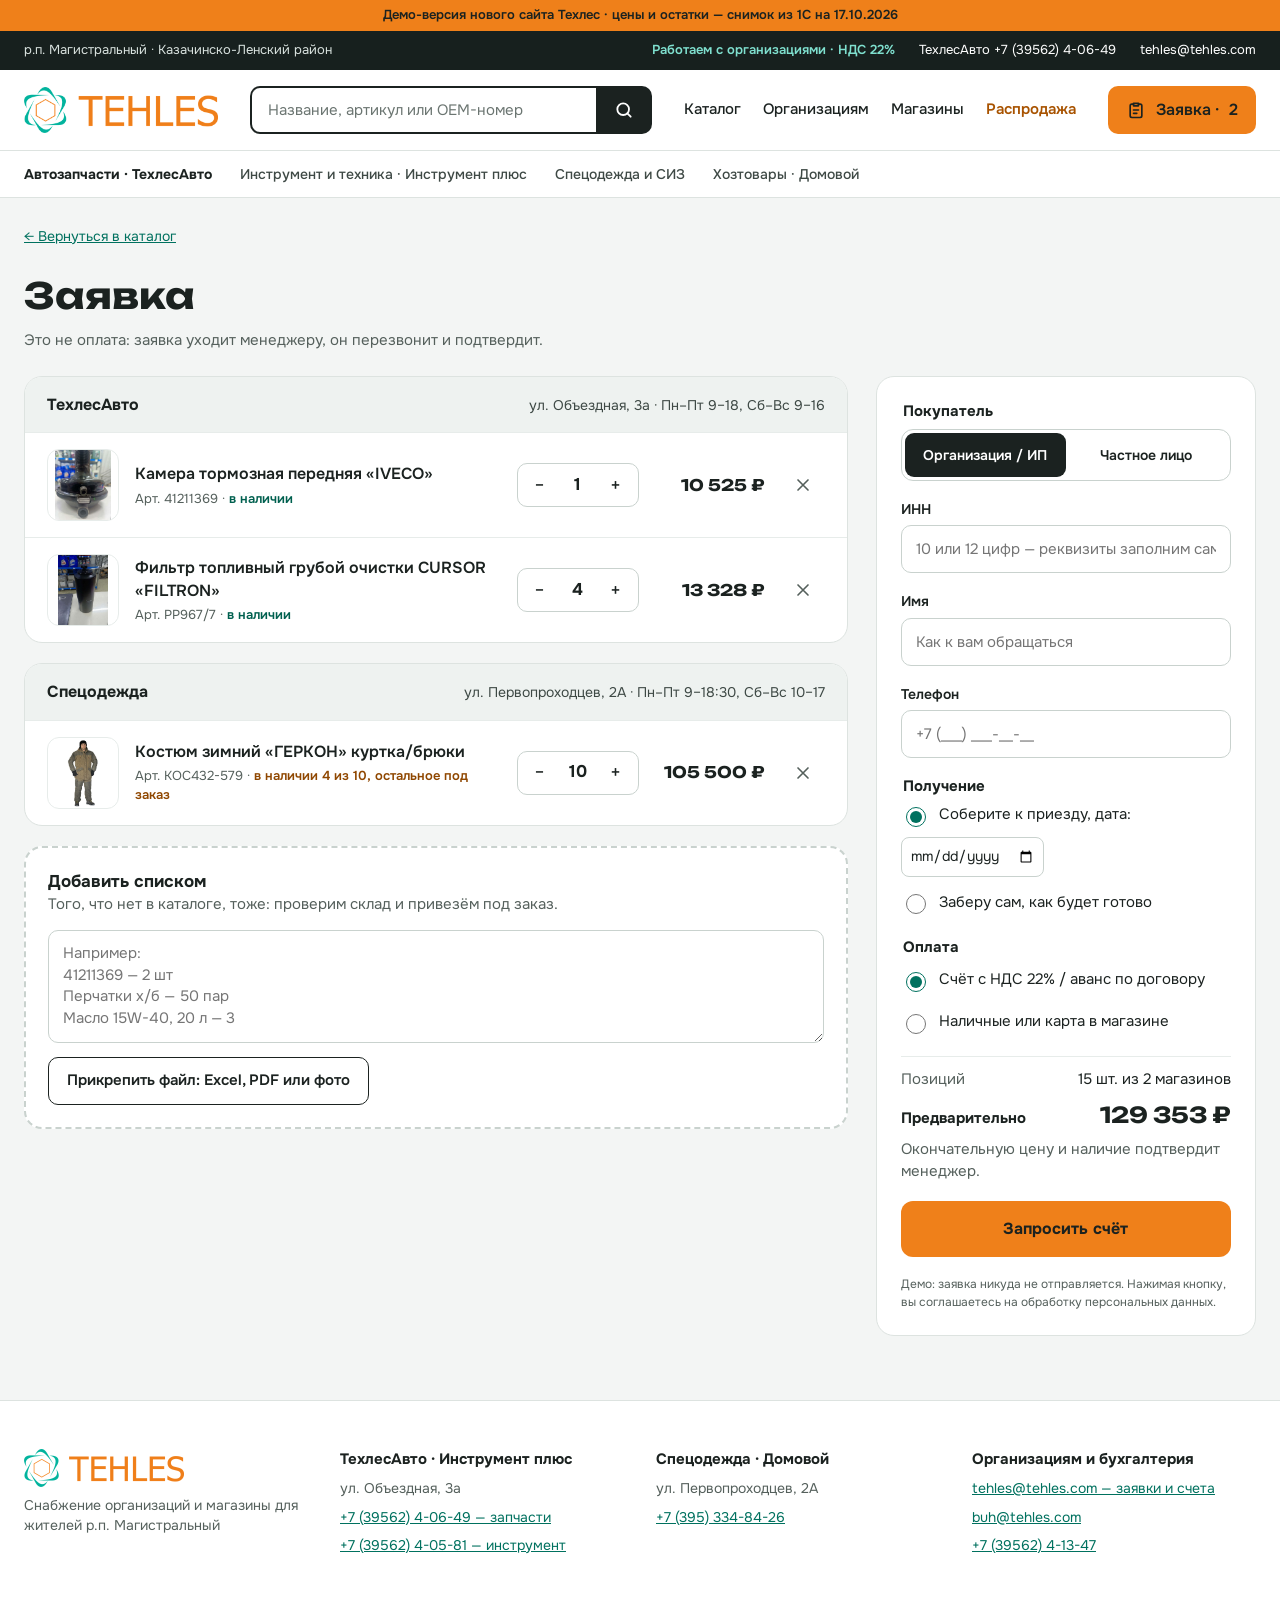
<file: order.html>
<!doctype html>
<html lang="ru">
<head>
<meta charset="utf-8">
<meta name="viewport" content="width=device-width, initial-scale=1">
<meta name="robots" content="noindex, nofollow">
<title>Заявка — Техлес</title>
<link rel="icon" href="logo.png">
<link rel="preconnect" href="https://fonts.googleapis.com">
<link rel="preconnect" href="https://fonts.gstatic.com" crossorigin>
<link href="https://fonts.googleapis.com/css2?family=Onest:wght@400;500;600;700&amp;family=Unbounded:wght@500;700&amp;display=swap" rel="stylesheet">
<link rel="stylesheet" href="style.css">
</head>
<body>
<div class="demo-strip">Демо-версия нового сайта Техлес · цены и остатки — снимок из 1С на 17.10.2026</div>
<div class="topbar"><div class="wrap">
<span>р.п. Магистральный · Казачинско-Ленский район</span>
<span class="links"><span class="accent">Работаем с организациями · НДС 22%</span><a href="tel:+73956240649">ТехлесАвто +7 (39562) 4-06-49</a><a href="mailto:tehles@tehles.com">tehles@tehles.com</a></span>
</div></div>
<header class="header">
<div class="wrap main">
<a class="logo" href="index.html" aria-label="Техлес — на главную"><img src="logo.png" alt="TEHLES" width="194" height="46"></a>
<form class="search" id="search-form" role="search" action="catalog.html">
<label class="sr" for="q">Поиск по товарам</label>
<input id="q" name="q" type="search" placeholder="Название, артикул или OEM-номер">
<button type="submit" aria-label="Найти"><svg width="20" height="20" viewBox="0 0 24 24" fill="none" stroke="currentColor" stroke-width="2.2" stroke-linecap="round" aria-hidden="true"><circle cx="11" cy="11" r="7"/><path d="M20 20l-4-4"/></svg></button>
</form>
<nav class="nav" aria-label="Основное меню">
<a href="catalog.html">Каталог</a>
<a href="index.html#b2b">Организациям</a>
<a href="index.html#stores">Магазины</a>
<a class="sale" href="https://sale.tehles.com">Распродажа</a>
</nav>
<a class="btn-order" href="order.html"><svg width="20" height="20" viewBox="0 0 24 24" fill="none" stroke="currentColor" stroke-width="2" stroke-linecap="round" stroke-linejoin="round" aria-hidden="true"><path d="M9 4h6v3H9z"/><path d="M15 5h2a2 2 0 0 1 2 2v12a2 2 0 0 1-2 2H7a2 2 0 0 1-2-2V7a2 2 0 0 1 2-2h2"/><path d="M9 12h6M9 16h4"/></svg>Заявка · <span data-order-count>2</span></a>
</div>
<div class="storenav"><nav class="wrap" aria-label="Магазины">
<a class="first" href="catalog.html?store=auto">Автозапчасти · ТехлесАвто</a>
<a href="catalog.html?store=instr">Инструмент и техника · Инструмент плюс</a>
<a href="catalog.html?store=spec">Спецодежда и СИЗ</a>
<a href="catalog.html?store=dom">Хозтовары · Домовой</a>
</nav></div>
</header>
<main class="wrap">
<div id="order-page">
<div class="crumbs"><a href="catalog.html">← Вернуться в каталог</a></div>
<div class="cat-head"><div><h1 class="page-title">Заявка</h1><p class="lead">Это не оплата: заявка уходит менеджеру, он перезвонит и подтвердит.</p></div></div>
<div class="order-layout">
<div class="order-items">
<section class="group"><div class="group-head"><b>ТехлесАвто</b><span>ул. Объездная, 3а · Пн–Пт 9–18, Сб–Вс 9–16</span></div>
<div class="item">
<img src="img-ut-00019833.jpg" alt="">
<div class="nm"><a href="product.html">Камера тормозная передняя «IVECO»</a><small>Арт. 41211369 · <span class="txt-ok">в наличии</span></small></div>
<div class="qty sm" role="group" aria-label="Количество"><button type="button" data-d="-1" aria-label="Меньше">−</button><output>1</output><button type="button" data-d="1" aria-label="Больше">+</button></div>
<span class="sum">10 525 ₽</span>
<button type="button" class="del" aria-label="Убрать из заявки"><svg width="20" height="20" viewBox="0 0 24 24" fill="none" stroke="currentColor" stroke-width="2" stroke-linecap="round" aria-hidden="true"><path d="M6 6l12 12M18 6 6 18"/></svg></button>
</div>
<div class="item">
<img src="img-ut-00018110.jpg" alt="">
<div class="nm"><a href="product.html">Фильтр топливный грубой очистки CURSOR «FILTRON»</a><small>Арт. PP967/7 · <span class="txt-ok">в наличии</span></small></div>
<div class="qty sm" role="group" aria-label="Количество"><button type="button" data-d="-1" aria-label="Меньше">−</button><output>4</output><button type="button" data-d="1" aria-label="Больше">+</button></div>
<span class="sum">13 328 ₽</span>
<button type="button" class="del" aria-label="Убрать из заявки"><svg width="20" height="20" viewBox="0 0 24 24" fill="none" stroke="currentColor" stroke-width="2" stroke-linecap="round" aria-hidden="true"><path d="M6 6l12 12M18 6 6 18"/></svg></button>
</div>
</section>
<section class="group"><div class="group-head"><b>Спецодежда</b><span>ул. Первопроходцев, 2А · Пн–Пт 9–18:30, Сб–Вс 10–17</span></div>
<div class="item">
<img src="img-ut-00054681.jpg" alt="">
<div class="nm"><a href="product.html">Костюм зимний «ГЕРКОН» куртка/брюки</a><small>Арт. КОС432-579 · <span class="txt-order">в наличии 4 из 10, остальное под заказ</span></small></div>
<div class="qty sm" role="group" aria-label="Количество"><button type="button" data-d="-1" aria-label="Меньше">−</button><output>10</output><button type="button" data-d="1" aria-label="Больше">+</button></div>
<span class="sum">105 500 ₽</span>
<button type="button" class="del" aria-label="Убрать из заявки"><svg width="20" height="20" viewBox="0 0 24 24" fill="none" stroke="currentColor" stroke-width="2" stroke-linecap="round" aria-hidden="true"><path d="M6 6l12 12M18 6 6 18"/></svg></button>
</div>
</section>
<section class="addlist">
<div><b>Добавить списком</b><p class="lead">Того, что нет в каталоге, тоже: проверим склад и привезём под заказ.</p></div>
<label class="sr" for="list">Список позиций</label>
<textarea id="list" rows="4" placeholder="Например:&#10;41211369 — 2 шт&#10;Перчатки х/б — 50 пар&#10;Масло 15W-40, 20 л — 3"></textarea>
<label class="file">Прикрепить файл: Excel, PDF или фото<input type="file"></label>
</section>
</div>
<form class="order-form" id="order-form" aria-label="Данные заявки">
<fieldset><legend>Покупатель</legend>
<div class="seg full" role="group"><button type="button" data-buyer="org" aria-pressed="true">Организация / ИП</button><button type="button" data-buyer="person" aria-pressed="false">Частное лицо</button></div>
</fieldset>
<label class="field only-org">ИНН<input type="text" inputmode="numeric" placeholder="10 или 12 цифр — реквизиты заполним сами"></label>
<label class="field">Имя<input type="text" placeholder="Как к вам обращаться"></label>
<label class="field">Телефон<input type="tel" placeholder="+7 (___) ___-__-__"></label>
<fieldset><legend>Получение</legend>
<label class="radio"><input type="radio" name="get" checked>Соберите к приезду, дата: <input type="date" aria-label="Дата приезда"></label>
<label class="radio"><input type="radio" name="get">Заберу сам, как будет готово</label>
</fieldset>
<fieldset><legend>Оплата</legend>
<label class="radio only-org"><input type="radio" name="pay" checked>Счёт с НДС 22% / аванс по договору</label>
<label class="radio"><input type="radio" name="pay">Наличные или карта в магазине</label>
</fieldset>
<div class="totals">
<div><span class="muted">Позиций</span><span>15 шт. из 2 магазинов</span></div>
<div><b>Предварительно</b><span class="big">129 353 ₽</span></div>
<span class="lead">Окончательную цену и наличие подтвердит менеджер.</span>
</div>
<button type="submit" class="btn btn-primary" id="submit">Запросить счёт</button>
<p class="fine">Демо: заявка никуда не отправляется. Нажимая кнопку, вы соглашаетесь на обработку персональных данных.</p>
</form>
</div>
</div>
<section class="done" id="order-done" hidden>
<span class="ok"><svg width="36" height="36" viewBox="0 0 24 24" fill="none" stroke="currentColor" stroke-width="2.4" stroke-linecap="round" stroke-linejoin="round" aria-hidden="true"><path d="M5 12l5 5L20 7"/></svg></span>
<h1>Заявка № [НОМЕР] отправлена</h1>
<p>Менеджер проверит наличие, назовёт окончательную цену и сроки, а для организации подготовит счёт. Ответим в течение [СРОК] в рабочее время.</p>
<a class="btn btn-dark" href="index.html">На главную</a>
</section>
</main>
<footer class="footer" id="contacts"><div class="wrap">
<div class="col"><img src="logo.png" alt="TEHLES" width="160" height="38"><span>Снабжение организаций и магазины для жителей р.п. Магистральный</span></div>
<div class="col"><b>ТехлесАвто · Инструмент плюс</b><span>ул. Объездная, 3а</span><a href="tel:+73956240649">+7 (39562) 4-06-49 — запчасти</a><a href="tel:+73956240581">+7 (39562) 4-05-81 — инструмент</a></div>
<div class="col"><b>Спецодежда · Домовой</b><span>ул. Первопроходцев, 2А</span><a href="tel:+73953348426">+7 (395) 334-84-26</a></div>
<div class="col"><b>Организациям и бухгалтерия</b><a href="mailto:tehles@tehles.com">tehles@tehles.com — заявки и счета</a><a href="mailto:buh@tehles.com">buh@tehles.com</a><a href="tel:+73956241347">+7 (39562) 4-13-47</a></div>
</div></footer>
<script src="app.js"></script>
</body>
</html>
</file>
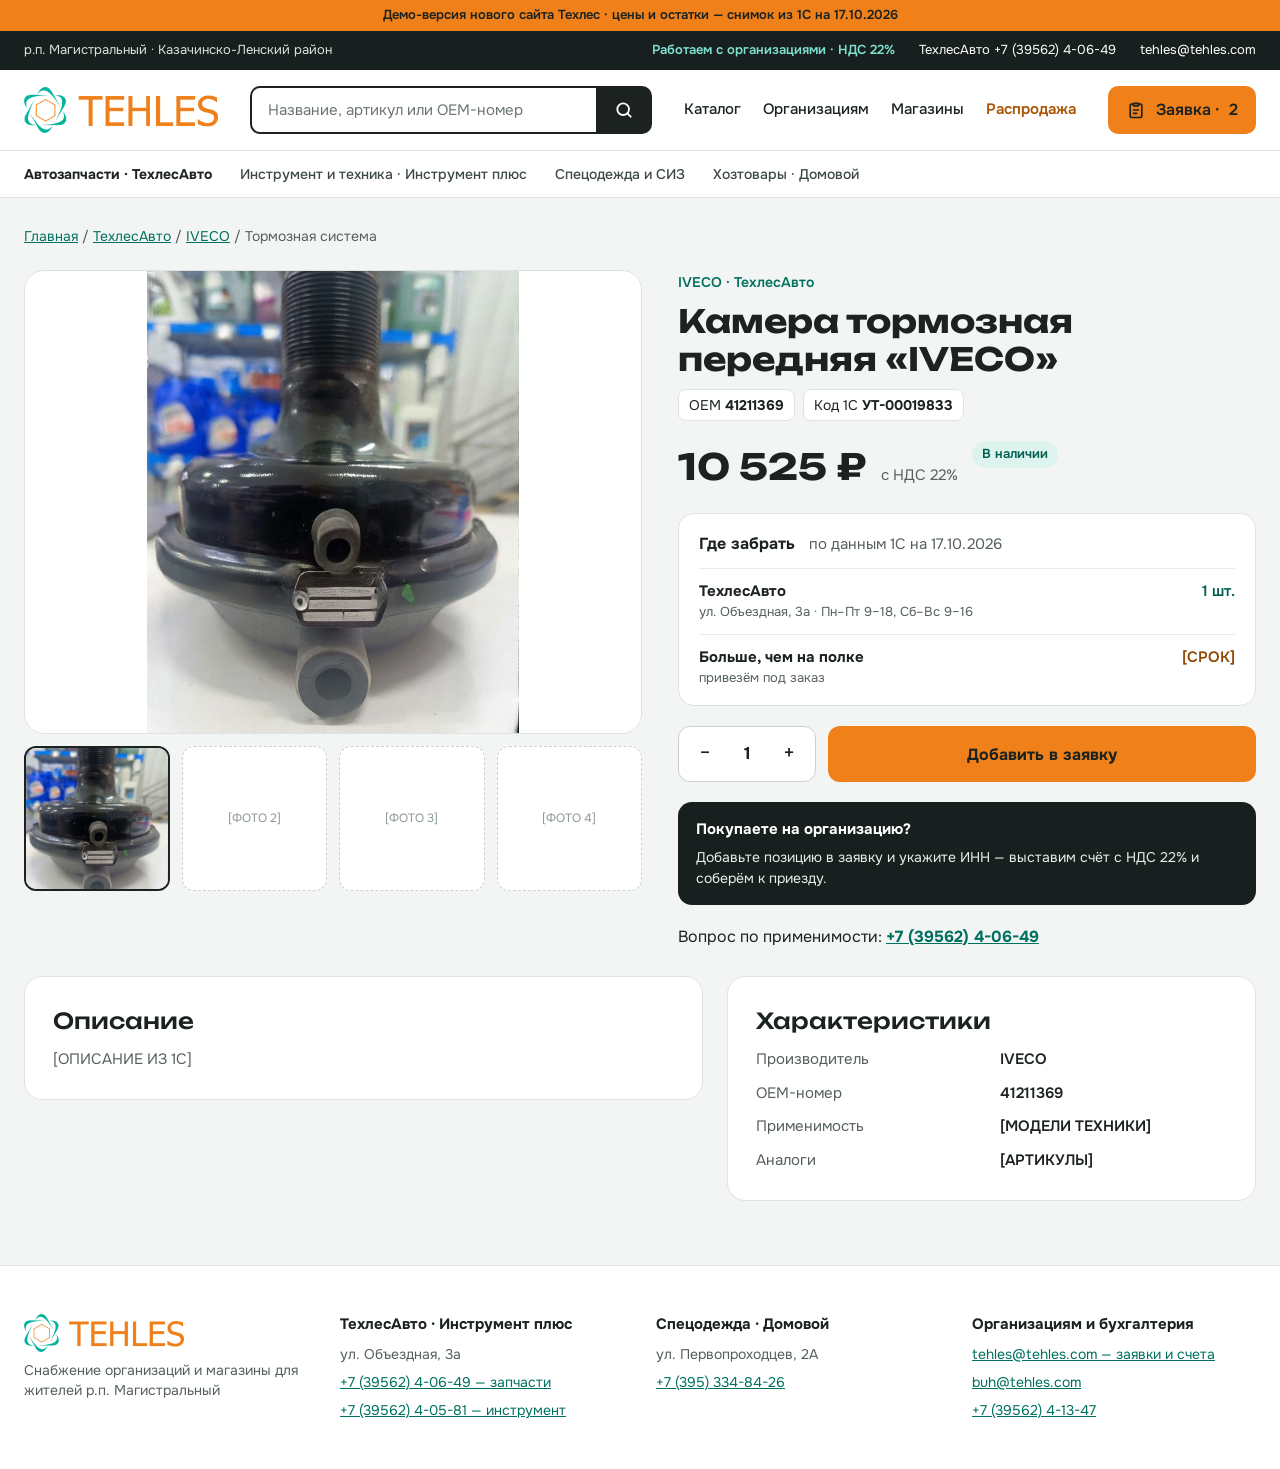
<file: product.html>
<!doctype html>
<html lang="ru">
<head>
<meta charset="utf-8">
<meta name="viewport" content="width=device-width, initial-scale=1">
<meta name="robots" content="noindex, nofollow">
<title>Камера тормозная передняя IVECO 41211369 — Техлес</title>
<link rel="icon" href="logo.png">
<link rel="preconnect" href="https://fonts.googleapis.com">
<link rel="preconnect" href="https://fonts.gstatic.com" crossorigin>
<link href="https://fonts.googleapis.com/css2?family=Onest:wght@400;500;600;700&amp;family=Unbounded:wght@500;700&amp;display=swap" rel="stylesheet">
<link rel="stylesheet" href="style.css">
</head>
<body>
<div class="demo-strip">Демо-версия нового сайта Техлес · цены и остатки — снимок из 1С на 17.10.2026</div>
<div class="topbar"><div class="wrap">
<span>р.п. Магистральный · Казачинско-Ленский район</span>
<span class="links"><span class="accent">Работаем с организациями · НДС 22%</span><a href="tel:+73956240649">ТехлесАвто +7 (39562) 4-06-49</a><a href="mailto:tehles@tehles.com">tehles@tehles.com</a></span>
</div></div>
<header class="header">
<div class="wrap main">
<a class="logo" href="index.html" aria-label="Техлес — на главную"><img src="logo.png" alt="TEHLES" width="194" height="46"></a>
<form class="search" id="search-form" role="search" action="catalog.html">
<label class="sr" for="q">Поиск по товарам</label>
<input id="q" name="q" type="search" placeholder="Название, артикул или OEM-номер">
<button type="submit" aria-label="Найти"><svg width="20" height="20" viewBox="0 0 24 24" fill="none" stroke="currentColor" stroke-width="2.2" stroke-linecap="round" aria-hidden="true"><circle cx="11" cy="11" r="7"/><path d="M20 20l-4-4"/></svg></button>
</form>
<nav class="nav" aria-label="Основное меню">
<a href="catalog.html">Каталог</a>
<a href="index.html#b2b">Организациям</a>
<a href="index.html#stores">Магазины</a>
<a class="sale" href="https://sale.tehles.com">Распродажа</a>
</nav>
<a class="btn-order" href="order.html"><svg width="20" height="20" viewBox="0 0 24 24" fill="none" stroke="currentColor" stroke-width="2" stroke-linecap="round" stroke-linejoin="round" aria-hidden="true"><path d="M9 4h6v3H9z"/><path d="M15 5h2a2 2 0 0 1 2 2v12a2 2 0 0 1-2 2H7a2 2 0 0 1-2-2V7a2 2 0 0 1 2-2h2"/><path d="M9 12h6M9 16h4"/></svg>Заявка · <span data-order-count>2</span></a>
</div>
<div class="storenav"><nav class="wrap" aria-label="Магазины">
<a class="first" href="catalog.html?store=auto">Автозапчасти · ТехлесАвто</a>
<a href="catalog.html?store=instr">Инструмент и техника · Инструмент плюс</a>
<a href="catalog.html?store=spec">Спецодежда и СИЗ</a>
<a href="catalog.html?store=dom">Хозтовары · Домовой</a>
</nav></div>
</header>
<main class="wrap">
<nav class="crumbs" aria-label="Хлебные крошки"><a href="index.html">Главная</a> / <a href="catalog.html?store=auto">ТехлесАвто</a> / <a href="catalog.html?store=auto">IVECO</a> / Тормозная система</nav>
<div class="product">
<div class="gallery">
<div class="main"><img src="img-ut-00019833.jpg" alt="Камера тормозная передняя IVECO 41211369"></div>
<div class="thumbs"><div class="on"><img src="img-ut-00019833.jpg" alt=""></div><div>[ФОТО 2]</div><div>[ФОТО 3]</div><div>[ФОТО 4]</div></div>
</div>
<div class="buy">
<div>
<span class="brand">IVECO · ТехлесАвто</span>
<h1>Камера тормозная передняя «IVECO»</h1>
<div class="tags"><span>OEM <b>41211369</b></span><span>Код 1С <b>УТ-00019833</b></span></div>
</div>
<div class="priceline"><span class="big">10 525 ₽</span><span class="lead">с НДС 22%</span><span class="status">В наличии</span></div>
<section class="box" aria-label="Наличие">
<div class="priceline"><b>Где забрать</b><span class="lead">по данным 1С на 17.10.2026</span></div>
<div class="line"><span><b>ТехлесАвто</b><small>ул. Объездная, 3а · Пн–Пт 9–18, Сб–Вс 9–16</small></span><span class="txt-ok">1 шт.</span></div>
<div class="line"><span><b>Больше, чем на полке</b><small>привезём под заказ</small></span><span class="txt-order">[СРОК]</span></div>
</section>
<div class="buyrow">
<div class="qty" role="group" aria-label="Количество"><button type="button" data-d="-1" aria-label="Меньше">−</button><output>1</output><button type="button" data-d="1" aria-label="Больше">+</button></div>
<button type="button" class="btn btn-primary" id="add-big">Добавить в заявку</button>
</div>
<div class="note-dark"><b>Покупаете на организацию?</b>Добавьте позицию в заявку и укажите ИНН — выставим счёт с НДС 22% и соберём к приезду.</div>
<div>Вопрос по применимости: <a href="tel:+73956240649"><b>+7 (39562) 4-06-49</b></a></div>
</div>
</div>
<div class="info">
<section class="panel wide"><h2>Описание</h2><p class="lead">[ОПИСАНИЕ ИЗ 1С]</p></section>
<section class="panel narrow"><h2>Характеристики</h2>
<dl class="specs"><dt>Производитель</dt><dd>IVECO</dd><dt>OEM-номер</dt><dd>41211369</dd><dt>Применимость</dt><dd>[МОДЕЛИ ТЕХНИКИ]</dd><dt>Аналоги</dt><dd>[АРТИКУЛЫ]</dd></dl>
</section>
</div>
</main>
<footer class="footer" id="contacts"><div class="wrap">
<div class="col"><img src="logo.png" alt="TEHLES" width="160" height="38"><span>Снабжение организаций и магазины для жителей р.п. Магистральный</span></div>
<div class="col"><b>ТехлесАвто · Инструмент плюс</b><span>ул. Объездная, 3а</span><a href="tel:+73956240649">+7 (39562) 4-06-49 — запчасти</a><a href="tel:+73956240581">+7 (39562) 4-05-81 — инструмент</a></div>
<div class="col"><b>Спецодежда · Домовой</b><span>ул. Первопроходцев, 2А</span><a href="tel:+73953348426">+7 (395) 334-84-26</a></div>
<div class="col"><b>Организациям и бухгалтерия</b><a href="mailto:tehles@tehles.com">tehles@tehles.com — заявки и счета</a><a href="mailto:buh@tehles.com">buh@tehles.com</a><a href="tel:+73956241347">+7 (39562) 4-13-47</a></div>
</div></footer>
<script src="app.js"></script>
</body>
</html>
</file>
<file: style.css>
/* Техлес — демо нового сайта. Только статика, без фреймворков. */

:root {
  --ink: #1B2220;
  --ink-2: #3E4945;
  --muted: #55605C;
  --line: #DDE3E0;
  --line-2: #E7ECEA;
  --ground: #F3F5F4;
  --soft: #EEF2F0;
  --white: #FFFFFF;
  --dark: #17201E;
  --dark-line: #2E3B37;
  --dark-muted: #A9B8B3;
  --orange: #EF801A;
  --orange-text: #C86300;
  --orange-soft: #FFF0E2;
  --orange-ink: #8F4700;
  --teal: #02B39D;
  --teal-text: #00715F;
  --teal-soft: #DDF3EE;
  --teal-ink: #00604F;
  --display: "Unbounded", "Onest", system-ui, sans-serif;
  --body: "Onest", system-ui, -apple-system, "Segoe UI", sans-serif;
}

* { box-sizing: border-box; }
html { scroll-behavior: smooth; }
body { margin: 0; background: var(--ground); color: var(--ink); font-family: var(--body); font-size: 16px; line-height: 1.45; }
img { max-width: 100%; }
a { color: var(--teal-text); }
a:hover { color: #004D41; }
h1, h2, h3 { margin: 0; }
p { margin: 0; }
button, input, select, textarea { font: inherit; color: inherit; }
.sr { position: absolute; left: -9999px; width: 1px; height: 1px; overflow: hidden; }
.wrap { max-width: 1280px; margin: 0 auto; padding-left: 24px; padding-right: 24px; }
.section { padding-top: 64px; padding-bottom: 64px; }
.stack { display: flex; flex-direction: column; }
.h2 { font-family: var(--display); font-weight: 700; font-size: clamp(24px, 3vw, 32px); line-height: 1.15; }
.lead { font-size: 15px; color: var(--muted); }
.row-head { display: flex; flex-wrap: wrap; gap: 12px 24px; justify-content: space-between; align-items: flex-end; margin-bottom: 28px; }
.row-head .lead { margin-top: 8px; }

/* Демо-полоса */
.demo-strip { background: var(--orange); color: var(--ink); font-size: 13px; font-weight: 600; text-align: center; padding: 6px 16px; }

/* Верхняя строка */
.topbar { background: var(--dark); color: #D9E2DF; font-size: 13px; }
.topbar .wrap { display: flex; flex-wrap: wrap; gap: 8px 28px; align-items: center; justify-content: space-between; padding-top: 10px; padding-bottom: 10px; }
.topbar .links { display: flex; flex-wrap: wrap; gap: 8px 24px; }
.topbar a { color: var(--white); text-decoration: none; }
.topbar .accent { color: #7FE0CF; font-weight: 600; }

/* Шапка */
.header { background: var(--white); border-bottom: 1px solid var(--line); }
.header .main { display: flex; flex-wrap: wrap; gap: 16px 32px; align-items: center; padding-top: 16px; padding-bottom: 16px; }
.logo { display: flex; align-items: center; }
.logo img { height: 46px; width: auto; display: block; }
.search { flex: 1 1 320px; display: flex; min-width: 0; }
.search input { flex: 1; min-width: 0; height: 48px; padding: 0 16px; border: 2px solid var(--ink); border-right: 0; border-radius: 10px 0 0 10px; background: var(--white); font-size: 15px; }
.search input::placeholder { color: #6B7571; }
.search button { height: 48px; width: 56px; border: 0; border-radius: 0 10px 10px 0; background: var(--ink); color: var(--white); cursor: pointer; display: flex; align-items: center; justify-content: center; }
.nav { display: flex; flex-wrap: wrap; gap: 4px 22px; font-weight: 500; font-size: 15px; }
.nav a { color: var(--ink); text-decoration: none; padding: 12px 0; }
.nav a:hover { color: var(--orange-text); }
.nav a.current { color: var(--orange-text); }
.nav a.sale { color: #A85300; font-weight: 600; }
.btn-order { display: flex; align-items: center; gap: 10px; height: 48px; padding: 0 18px; border-radius: 10px; background: var(--orange); color: var(--ink); font-weight: 600; text-decoration: none; }
.btn-order:hover { color: var(--ink); background: #F59A45; }
.storenav { border-top: 1px solid var(--line); }
.storenav nav { display: flex; flex-wrap: wrap; gap: 0 28px; font-size: 14px; font-weight: 500; }
.storenav a { color: var(--ink-2); text-decoration: none; padding: 13px 0; }
.storenav a.first { color: var(--ink); font-weight: 700; }
.storenav a:hover { color: var(--orange-text); }

/* Кнопки */
.btn { display: inline-flex; align-items: center; justify-content: center; gap: 10px; height: 56px; padding: 0 26px; border-radius: 12px; font-weight: 700; font-size: 16px; text-decoration: none; cursor: pointer; border: 0; }
.btn-primary { background: var(--orange); color: var(--ink); }
.btn-primary:hover { background: #F59A45; color: var(--ink); }
.btn-outline { border: 2px solid var(--ink); color: var(--ink); background: transparent; font-weight: 600; }
.btn-outline:hover { background: var(--ink); color: var(--white); }
.btn-dark { background: var(--ink); color: var(--white); font-weight: 600; }
.btn-dark:hover { background: #33403C; color: var(--white); }
.btn-sm { height: 48px; padding: 0 20px; font-size: 15px; border-radius: 10px; }

/* Чипы и статусы */
.pill { display: inline-flex; align-items: center; gap: 8px; align-self: flex-start; padding: 7px 14px; border-radius: 999px; background: var(--teal-soft); color: var(--teal-ink); font-size: 14px; font-weight: 600; }
.pill .dot { width: 8px; height: 8px; border-radius: 50%; background: var(--teal); }
.chips { display: flex; flex-wrap: wrap; gap: 8px; }
.chip { padding: 6px 12px; border-radius: 999px; background: var(--soft); font-size: 14px; font-weight: 600; }
.status { align-self: flex-start; padding: 4px 10px; border-radius: 999px; font-size: 13px; font-weight: 600; background: var(--teal-soft); color: var(--teal-ink); }
.status.order { background: var(--orange-soft); color: var(--orange-ink); }
.txt-ok { color: var(--teal-ink); font-weight: 600; }
.txt-order { color: var(--orange-ink); font-weight: 600; }

/* Первый экран */
.hero { display: flex; flex-wrap: wrap; gap: 40px; align-items: stretch; padding-top: 48px; padding-bottom: 48px; }
.hero-text { flex: 1.15 1 480px; min-width: 0; display: flex; flex-direction: column; gap: 24px; justify-content: center; }
.hero h1 { font-family: var(--display); font-weight: 700; font-size: clamp(30px, 3.8vw, 52px); line-height: 1.1; letter-spacing: -0.01em; }
.hero h1 em { font-style: normal; color: var(--orange-text); }
.hero p { font-size: 19px; line-height: 1.55; color: var(--ink-2); max-width: 600px; }
.hero .actions { display: flex; flex-wrap: wrap; gap: 12px; }
.hero-photo { flex: 1 1 460px; min-width: 0; margin: 0; position: relative; border-radius: 22px; overflow: hidden; min-height: 400px; background: var(--line); }
.hero-photo img { position: absolute; inset: 0; width: 100%; height: 100%; object-fit: cover; }
.hero-photo figcaption { position: absolute; left: 16px; right: 16px; bottom: 16px; display: flex; flex-wrap: wrap; gap: 8px; justify-content: space-between; }
.hero-photo figcaption span { padding: 8px 14px; border-radius: 10px; background: var(--white); font-weight: 600; font-size: 14px; }
.hero-photo figcaption span.dark { background: var(--dark); color: var(--white); font-weight: 400; }

/* Для организаций */
.b2b { background: var(--dark); color: #E8EEEC; }
.b2b .wrap { padding-top: 44px; padding-bottom: 44px; }
.b2b h2 { font-family: var(--display); font-weight: 700; font-size: 28px; color: var(--white); margin-bottom: 24px; }
.b2b-grid { display: grid; grid-template-columns: repeat(auto-fit, minmax(240px, 1fr)); gap: 20px; }
.b2b-item { display: flex; gap: 14px; align-items: flex-start; padding-top: 18px; border-top: 1px solid var(--dark-line); }
.b2b-item .tick { width: 30px; height: 30px; flex: none; border-radius: 50%; background: var(--teal); color: #10201C; display: flex; align-items: center; justify-content: center; }
.b2b-item b { display: block; color: var(--white); font-size: 17px; margin-bottom: 4px; }
.b2b-item span { font-size: 14px; color: var(--dark-muted); line-height: 1.45; }

/* Магазины */
.stores-grid { display: grid; grid-template-columns: repeat(auto-fit, minmax(280px, 1fr)); gap: 20px; }
.store-main { grid-column: 1 / -1; background: var(--white); border: 2px solid var(--ink); border-radius: 20px; overflow: hidden; display: flex; flex-wrap: wrap; }
.store-main .photo { flex: 1 1 420px; min-width: 0; min-height: 300px; position: relative; background: var(--line); }
.store-main .photo img { position: absolute; inset: 0; width: 100%; height: 100%; object-fit: cover; }
.store-main .body { flex: 1.2 1 440px; min-width: 0; padding: 32px; display: flex; flex-direction: column; gap: 16px; }
.store-main h3 { font-family: var(--display); font-weight: 700; font-size: 28px; }
.store-main .kind { font-size: 15px; color: var(--muted); }
.store-main p { font-size: 17px; line-height: 1.55; color: var(--ink-2); }
.store-main .contacts { display: flex; flex-wrap: wrap; gap: 8px 24px; align-items: center; font-size: 15px; color: var(--ink-2); padding-top: 14px; border-top: 1px solid var(--line-2); }
.store-main .contacts b { color: var(--ink); }
.big-phone { font-family: var(--display); font-weight: 700; font-size: 20px; color: var(--ink); text-decoration: none; }
.store-main .actions { display: flex; flex-wrap: wrap; gap: 10px; margin-top: auto; }
.store-card { background: var(--white); border: 1px solid var(--line); border-radius: 18px; overflow: hidden; display: flex; flex-direction: column; }
.store-card > img { width: 100%; height: 210px; object-fit: cover; display: block; background: var(--line); }
.store-card .body { padding: 22px 24px 24px; display: flex; flex-direction: column; gap: 12px; flex: 1; }
.store-card h3 { font-family: var(--display); font-weight: 500; font-size: 20px; }
.store-card .kind { font-size: 13px; color: var(--muted); }
.store-card p { color: var(--ink-2); font-size: 15px; line-height: 1.5; }
.store-card .contacts { display: flex; flex-direction: column; gap: 6px; font-size: 14px; color: var(--ink-2); padding-top: 12px; border-top: 1px solid var(--line-2); }
.store-card .contacts a { font-weight: 600; }
.store-card .more { margin-top: auto; font-weight: 600; font-size: 15px; }

/* Шаги */
.band-white { background: var(--white); border-top: 1px solid var(--line); border-bottom: 1px solid var(--line); }
.steps { display: grid; grid-template-columns: repeat(auto-fit, minmax(240px, 1fr)); gap: 16px; }
.step { border: 1px solid var(--line); border-radius: 16px; padding: 24px; display: flex; flex-direction: column; gap: 10px; background: var(--white); }
.step .n { font-family: var(--display); font-weight: 700; font-size: 30px; color: var(--orange-text); }
.step b { font-size: 17px; }
.step span { color: var(--muted); font-size: 15px; line-height: 1.5; }

/* Вкладки */
.tabs { display: flex; flex-wrap: wrap; gap: 8px; }
.tab { height: 44px; padding: 0 16px; border-radius: 999px; font-size: 14px; font-weight: 600; cursor: pointer; background: var(--white); color: var(--ink); border: 1px solid #C9D2CE; }
.tab[aria-selected="true"] { background: var(--ink); color: var(--white); border-color: var(--ink); }

/* Карточки товаров */
.grid-products { display: grid; grid-template-columns: repeat(auto-fill, minmax(240px, 1fr)); gap: 20px; }
.card { background: var(--white); border: 1px solid var(--line); border-radius: 16px; overflow: hidden; display: flex; flex-direction: column; }
.card .pic { display: block; position: relative; background: var(--white); text-decoration: none; }
.card .pic img { width: 100%; height: 210px; object-fit: contain; display: block; }
.card .pic .store { position: absolute; left: 12px; top: 12px; padding: 4px 10px; border-radius: 999px; background: var(--soft); color: var(--ink-2); font-size: 12px; font-weight: 600; }
.card .body { padding: 16px; display: flex; flex-direction: column; gap: 8px; flex: 1; border-top: 1px solid var(--soft); }
.card .name { color: var(--ink); text-decoration: none; font-weight: 600; font-size: 15px; line-height: 1.35; }
.card .name:hover { color: var(--teal-text); }
.card .art { font-size: 13px; color: var(--muted); }
.card .foot { margin-top: auto; display: flex; align-items: center; justify-content: space-between; gap: 10px; padding-top: 6px; }
.price { font-family: var(--display); font-weight: 700; font-size: 17px; white-space: nowrap; }
.add { height: 44px; padding: 0 14px; border: 0; border-radius: 10px; background: var(--ink); color: var(--white); font-weight: 600; font-size: 14px; cursor: pointer; white-space: nowrap; }
.add:hover { background: #33403C; }
.add.added { background: var(--teal-soft); color: var(--teal-ink); }
.center { display: flex; justify-content: center; margin-top: 28px; }

/* Распродажа */
.sale-banner { display: flex; flex-wrap: wrap; gap: 20px 40px; align-items: center; justify-content: space-between; background: var(--orange); color: var(--ink); border-radius: 20px; padding: 32px 36px; text-decoration: none; }
.sale-banner:hover { color: var(--ink); background: #F38C2C; }
.sale-banner .over { font-size: 13px; font-weight: 700; text-transform: uppercase; letter-spacing: 0.08em; }
.sale-banner .title { display: block; font-family: var(--display); font-weight: 700; font-size: clamp(22px, 2.6vw, 28px); line-height: 1.2; margin: 8px 0; }
.sale-banner .go { display: inline-flex; align-items: center; height: 56px; padding: 0 26px; border-radius: 12px; background: var(--ink); color: var(--white); font-weight: 700; }

/* Площадки */
.places { display: grid; grid-template-columns: repeat(auto-fit, minmax(320px, 1fr)); gap: 20px; }
.place { background: var(--white); border: 1px solid var(--line); border-radius: 18px; overflow: hidden; }
.place img { width: 100%; height: 260px; object-fit: cover; display: block; }
.place .body { padding: 20px 24px; display: flex; flex-direction: column; gap: 6px; }
.place b { font-size: 18px; }
.place span { color: var(--muted); font-size: 15px; }

/* Бренды */
.brands { background: var(--dark); color: #E8EEEC; }
.brands .wrap { padding-top: 44px; padding-bottom: 44px; display: flex; flex-wrap: wrap; gap: 24px 48px; align-items: center; justify-content: space-between; }
.brands .t { font-family: var(--display); font-weight: 500; font-size: 19px; color: var(--white); display: block; }
.brands .s { color: var(--dark-muted); font-size: 15px; }
.brands .names { display: flex; flex-wrap: wrap; gap: 14px 40px; font-family: var(--display); font-weight: 700; font-size: 24px; letter-spacing: 0.04em; color: var(--white); }

/* Подвал */
.footer { background: var(--white); border-top: 1px solid var(--line); }
.footer .wrap { padding-top: 48px; padding-bottom: 48px; display: grid; grid-template-columns: repeat(auto-fit, minmax(220px, 1fr)); gap: 32px; }
.footer .col { display: flex; flex-direction: column; gap: 8px; font-size: 14px; }
.footer .col b { font-size: 15px; }
.footer .col span { color: var(--muted); }
.footer .col img { height: 38px; width: auto; align-self: flex-start; }

/* Каталог */
.crumbs { font-size: 14px; color: var(--muted); padding-top: 28px; }
.page-title { font-family: var(--display); font-weight: 700; font-size: clamp(28px, 3.2vw, 36px); }
.cat-head { display: flex; flex-wrap: wrap; gap: 16px 24px; align-items: flex-end; justify-content: space-between; margin: 24px 0; }
.cat-head .lead { margin-top: 8px; }
.cat-tools { display: flex; flex-wrap: wrap; gap: 12px; align-items: center; }
.seg { display: flex; border: 1px solid #C9D2CE; border-radius: 12px; padding: 3px; background: var(--white); }
.seg button { display: flex; align-items: center; gap: 8px; height: 40px; padding: 0 14px; border: 0; border-radius: 9px; font-size: 14px; font-weight: 600; cursor: pointer; background: transparent; color: var(--ink); }
.seg button[aria-pressed="true"] { background: var(--ink); color: var(--white); }
.sort { display: flex; align-items: center; gap: 10px; font-size: 14px; color: var(--ink-2); }
.sort select { height: 44px; padding: 0 12px; border: 1px solid #C9D2CE; border-radius: 10px; background: var(--white); }
.cat-layout { display: flex; flex-wrap: wrap; gap: 28px; align-items: flex-start; padding-bottom: 64px; }
.filters { flex: 1 1 260px; max-width: 100%; background: var(--white); border: 1px solid var(--line); border-radius: 18px; padding: 22px; display: flex; flex-direction: column; gap: 24px; }
.filters fieldset { border: 0; margin: 0; padding: 0; display: flex; flex-direction: column; gap: 4px; }
.filters legend { font-weight: 700; font-size: 15px; margin-bottom: 8px; }
.fbtn { display: flex; justify-content: space-between; align-items: center; min-height: 44px; padding: 0 12px; border: 0; border-radius: 10px; font-size: 15px; font-weight: 600; text-align: left; cursor: pointer; background: transparent; color: var(--ink); }
.fbtn[aria-pressed="true"] { background: var(--ink); color: var(--white); }
.fbtn .n { opacity: 0.7; font-weight: 500; }
.flink { color: var(--ink); text-decoration: none; padding: 9px 12px; font-size: 15px; border-radius: 10px; }
.flink:hover { background: var(--soft); color: var(--ink); }
.check { display: flex; align-items: center; gap: 10px; font-size: 15px; min-height: 32px; cursor: pointer; }
.check input { width: 20px; height: 20px; accent-color: var(--teal-text); }
.help { background: var(--dark); color: #E8EEEC; border-radius: 14px; padding: 16px; display: flex; flex-direction: column; gap: 10px; font-size: 14px; line-height: 1.5; }
.help b { color: var(--white); font-size: 15px; }
.help a { color: #7FE0CF; font-weight: 600; }
.cat-main { flex: 999 1 600px; min-width: 0; }
.empty { background: var(--white); border: 1px dashed #C9D2CE; border-radius: 16px; padding: 40px; text-align: center; color: var(--muted); }

/* Список-прайс */
.pricelist { background: var(--white); border: 1px solid var(--line); border-radius: 16px; overflow-x: auto; }
.pl-table { min-width: 820px; }
.pl-row { display: grid; grid-template-columns: 72px 130px minmax(0, 1fr) 160px 120px 140px; align-items: center; border-bottom: 1px solid var(--line-2); }
.pl-row > span { padding: 12px 16px; }
.pl-row > span.thumb { padding: 8px 0 8px 16px; }
.pl-row img { width: 48px; height: 48px; object-fit: contain; display: block; border-radius: 8px; background: var(--white); border: 1px solid var(--line-2); }
.pl-row .code { color: var(--muted); font-size: 13px; white-space: nowrap; }
.pl-row .nm a { color: var(--ink); text-decoration: none; font-weight: 500; display: block; }
.pl-row .nm a:hover { color: var(--teal-text); }
.pl-row .nm small { font-size: 13px; color: var(--muted); }
.pl-row .st { font-size: 13px; }
.pl-row .pr { text-align: right; font-weight: 700; white-space: nowrap; }
.pl-row .ac { text-align: right; padding: 8px 16px; }
.pl-row .ac .add { height: 40px; font-size: 13px; }
.pl-head { color: var(--muted); font-size: 13px; font-weight: 600; border-bottom: 1px solid var(--line); }
.pl-group { padding: 10px 16px; background: #FFF4E8; color: #A85300; font-size: 14px; font-weight: 700; border-bottom: 1px solid #F3DEC6; }
.pages { display: flex; gap: 8px; justify-content: center; padding-top: 20px; }
.pages a { width: 44px; height: 44px; border-radius: 10px; border: 1px solid #C9D2CE; color: var(--ink); display: flex; align-items: center; justify-content: center; text-decoration: none; font-weight: 600; }
.pages a[aria-current="page"] { background: var(--ink); color: var(--white); border-color: var(--ink); }
[hidden] { display: none !important; }

/* Карточка товара */
.product { display: flex; flex-wrap: wrap; gap: 36px; align-items: flex-start; margin-top: 24px; }
.gallery { flex: 1 1 460px; min-width: 0; display: flex; flex-direction: column; gap: 12px; }
.gallery .main { aspect-ratio: 4 / 3; background: var(--white); border: 1px solid var(--line); border-radius: 20px; overflow: hidden; }
.gallery .main img { width: 100%; height: 100%; object-fit: contain; display: block; }
.thumbs { display: grid; grid-template-columns: repeat(4, minmax(0, 1fr)); gap: 12px; }
.thumbs > * { aspect-ratio: 1; background: var(--white); border: 1px dashed #C9D2CE; border-radius: 12px; overflow: hidden; display: flex; align-items: center; justify-content: center; color: #8A9792; font-size: 12px; }
.thumbs > .on { border: 2px solid var(--ink); }
.thumbs img { width: 100%; height: 100%; object-fit: cover; display: block; }
.buy { flex: 1 1 420px; min-width: 0; display: flex; flex-direction: column; gap: 20px; }
.buy .brand { font-size: 14px; font-weight: 600; color: var(--teal-text); }
.buy h1 { font-family: var(--display); font-weight: 700; font-size: clamp(26px, 2.8vw, 32px); line-height: 1.18; margin: 10px 0; }
.tags { display: flex; flex-wrap: wrap; gap: 8px; font-size: 14px; }
.tags span { padding: 5px 10px; border-radius: 8px; background: var(--white); border: 1px solid var(--line); }
.priceline { display: flex; align-items: baseline; gap: 14px; flex-wrap: wrap; }
.priceline .big { font-family: var(--display); font-weight: 700; font-size: 36px; }
.box { background: var(--white); border: 1px solid var(--line); border-radius: 16px; padding: 18px 20px; display: flex; flex-direction: column; gap: 12px; }
.box .line { display: flex; justify-content: space-between; gap: 12px; padding-top: 12px; border-top: 1px solid var(--line-2); font-size: 15px; }
.box .line small { display: block; color: var(--muted); font-size: 13px; }
.qty { display: flex; align-items: center; border: 1px solid #C9D2CE; border-radius: 12px; background: var(--white); height: 56px; }
.qty button { width: 52px; height: 54px; border: 0; background: transparent; font-size: 22px; cursor: pointer; }
.qty output { min-width: 32px; text-align: center; font-weight: 700; font-size: 17px; }
.qty.sm { height: 44px; border-radius: 10px; }
.qty.sm button { width: 44px; height: 42px; font-size: 20px; }
.buyrow { display: flex; flex-wrap: wrap; gap: 12px; align-items: center; }
.buyrow .btn { flex: 1 1 220px; }
.btn.added { background: var(--teal-soft); color: var(--teal-ink); }
.note-dark { background: var(--dark); color: #E8EEEC; border-radius: 14px; padding: 16px 18px; font-size: 14px; line-height: 1.5; }
.note-dark b { display: block; color: var(--white); font-size: 15px; margin-bottom: 6px; }
.info { display: flex; flex-wrap: wrap; gap: 24px; align-items: flex-start; padding: 28px 0 64px; }
.panel { background: var(--white); border: 1px solid var(--line); border-radius: 18px; padding: 28px; display: flex; flex-direction: column; gap: 12px; min-width: 0; }
.panel h2 { font-family: var(--display); font-weight: 500; font-size: 22px; }
.panel.wide { flex: 1.3 1 460px; }
.panel.narrow { flex: 1 1 360px; }
.specs { margin: 0; display: grid; grid-template-columns: minmax(0, 1fr) minmax(0, 1fr); gap: 12px 16px; font-size: 15px; }
.specs dt { color: var(--muted); }
.specs dd { margin: 0; font-weight: 600; }

/* Заявка */
.order-layout { display: flex; flex-wrap: wrap; gap: 28px; align-items: flex-start; padding-bottom: 64px; }
.order-items { flex: 999 1 560px; min-width: 0; display: flex; flex-direction: column; gap: 20px; }
.group { background: var(--white); border: 1px solid var(--line); border-radius: 18px; overflow: hidden; }
.group-head { padding: 16px 22px; background: var(--soft); display: flex; flex-wrap: wrap; justify-content: space-between; gap: 8px; align-items: center; font-size: 14px; color: var(--ink-2); }
.group-head b { font-size: 16px; color: var(--ink); }
.item { padding: 16px 22px; display: flex; flex-wrap: wrap; gap: 16px; align-items: center; border-top: 1px solid var(--line-2); }
.item > img { width: 72px; height: 72px; flex: none; object-fit: contain; border-radius: 12px; border: 1px solid var(--line-2); background: var(--white); }
.item .nm { flex: 1 1 220px; min-width: 0; display: flex; flex-direction: column; gap: 4px; }
.item .nm a { color: var(--ink); text-decoration: none; font-weight: 600; font-size: 16px; }
.item .nm small { font-size: 13px; color: var(--muted); }
.item .sum { font-family: var(--display); font-weight: 700; font-size: 16px; min-width: 110px; text-align: right; }
.item .del { width: 44px; height: 44px; border: 0; border-radius: 10px; background: transparent; color: var(--muted); cursor: pointer; display: flex; align-items: center; justify-content: center; }
.item .del:hover { background: var(--soft); }
.addlist { background: var(--white); border: 2px dashed #C9D2CE; border-radius: 18px; padding: 22px; display: flex; flex-direction: column; gap: 14px; }
.addlist b { font-size: 17px; }
.addlist textarea { padding: 12px 14px; border: 1px solid #C9D2CE; border-radius: 10px; font-size: 15px; resize: vertical; }
.file { align-self: flex-start; display: inline-flex; align-items: center; gap: 10px; height: 48px; padding: 0 18px; border-radius: 10px; border: 1px solid var(--ink); font-weight: 600; font-size: 15px; cursor: pointer; }
.file input { position: absolute; left: -9999px; }
.order-form { flex: 1 1 380px; min-width: 0; background: var(--white); border: 1px solid var(--line); border-radius: 18px; padding: 24px; display: flex; flex-direction: column; gap: 18px; }
.order-form fieldset { border: 0; margin: 0; padding: 0; display: flex; flex-direction: column; gap: 10px; }
.order-form legend { font-weight: 700; font-size: 15px; margin-bottom: 6px; }
.field { display: flex; flex-direction: column; gap: 6px; font-size: 14px; font-weight: 600; }
.field input { height: 48px; padding: 0 14px; border: 1px solid #C9D2CE; border-radius: 10px; font-weight: 400; font-size: 15px; }
.seg.full button { flex: 1; justify-content: center; height: 44px; }
.radio { display: flex; flex-wrap: wrap; gap: 10px; align-items: center; font-size: 15px; min-height: 32px; }
.radio input[type="radio"] { width: 20px; height: 20px; accent-color: var(--teal-text); }
.radio input[type="date"] { height: 40px; padding: 0 8px; border: 1px solid #C9D2CE; border-radius: 8px; font-size: 14px; }
.totals { display: flex; flex-direction: column; gap: 8px; padding-top: 12px; border-top: 1px solid var(--line-2); font-size: 15px; }
.totals div { display: flex; justify-content: space-between; align-items: baseline; }
.totals .muted { color: var(--muted); }
.totals .big { font-family: var(--display); font-weight: 700; font-size: 22px; }
.fine { font-size: 12px; line-height: 1.5; color: var(--muted); }
.done { background: var(--white); border: 1px solid var(--line); border-radius: 20px; padding: 48px 32px; display: flex; flex-direction: column; gap: 16px; align-items: center; text-align: center; margin-bottom: 64px; }
.done .ok { width: 72px; height: 72px; border-radius: 50%; background: var(--teal-soft); color: var(--teal-text); display: flex; align-items: center; justify-content: center; }
.done h1 { font-family: var(--display); font-weight: 700; font-size: 30px; }
.done p { font-size: 17px; line-height: 1.55; color: var(--ink-2); max-width: 580px; }

/* Телефон */
@media (max-width: 720px) {
  .wrap { padding-left: 16px; padding-right: 16px; }
  .section { padding-top: 40px; padding-bottom: 40px; }
  .topbar .wrap > span:first-child { display: none; }
  .header .main { gap: 12px; }
  .logo img { height: 36px; }
  .logo { order: 1; }
  .btn-order { order: 2; margin-left: auto; height: 44px; }
  .search { order: 3; flex: 1 1 100%; }
  .nav { order: 4; width: 100%; gap: 0 16px; font-size: 14px; }
  .nav a { padding: 4px 0; }
  .storenav nav { flex-wrap: nowrap; overflow-x: auto; gap: 0 20px; white-space: nowrap; }
  .hero { padding-top: 28px; padding-bottom: 28px; gap: 24px; }
  .hero p { font-size: 16px; }
  .hero .actions .btn { flex: 1 1 100%; }
  .hero-photo { min-height: 240px; }
  .store-main .body { padding: 22px; }
  .store-main .photo { min-height: 220px; }
  .sale-banner { padding: 24px; }
  .grid-products { grid-template-columns: repeat(2, minmax(0, 1fr)); gap: 12px; }
  .card .pic img { height: 150px; }
  .card .body { padding: 12px; }
  .card .foot { flex-direction: column; align-items: stretch; }
  .add { width: 100%; }
  .hero-photo figcaption span.dark { display: none; }
}
.pb { padding-bottom: 64px; }
</file>
